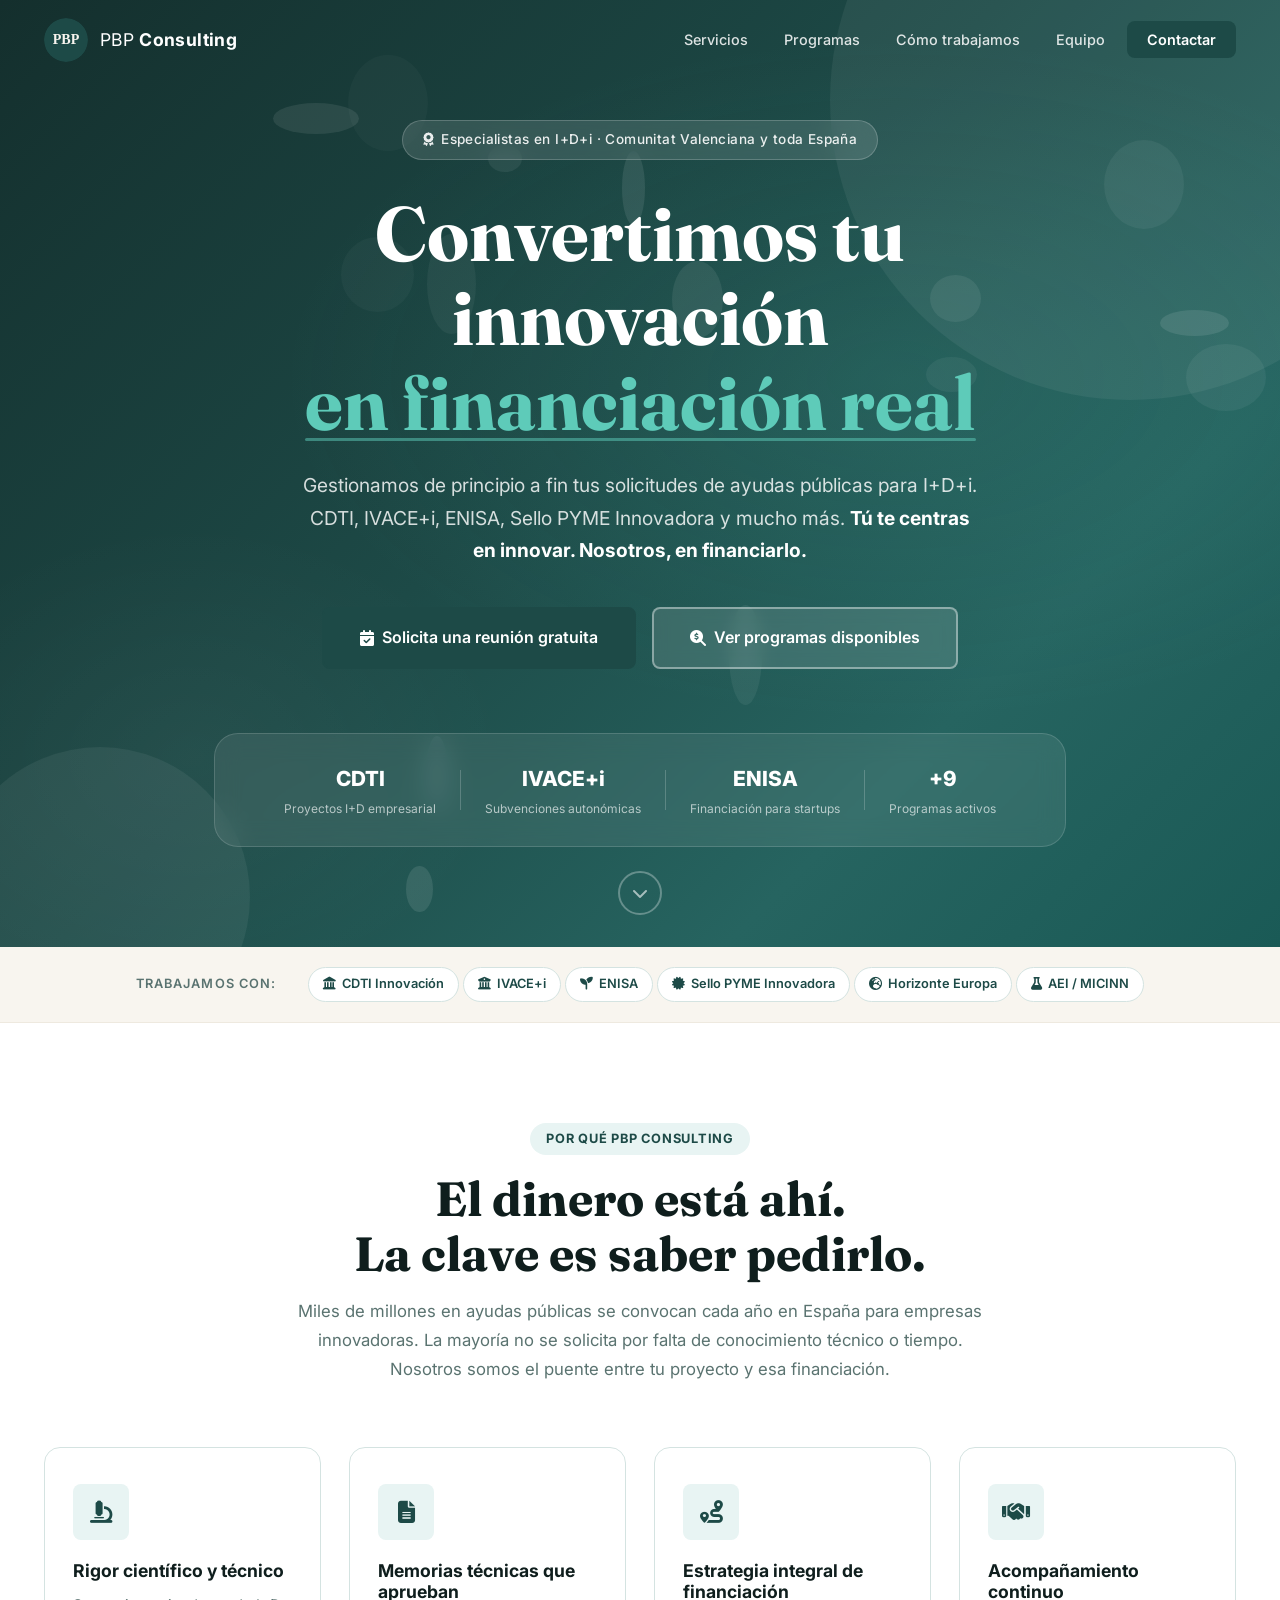
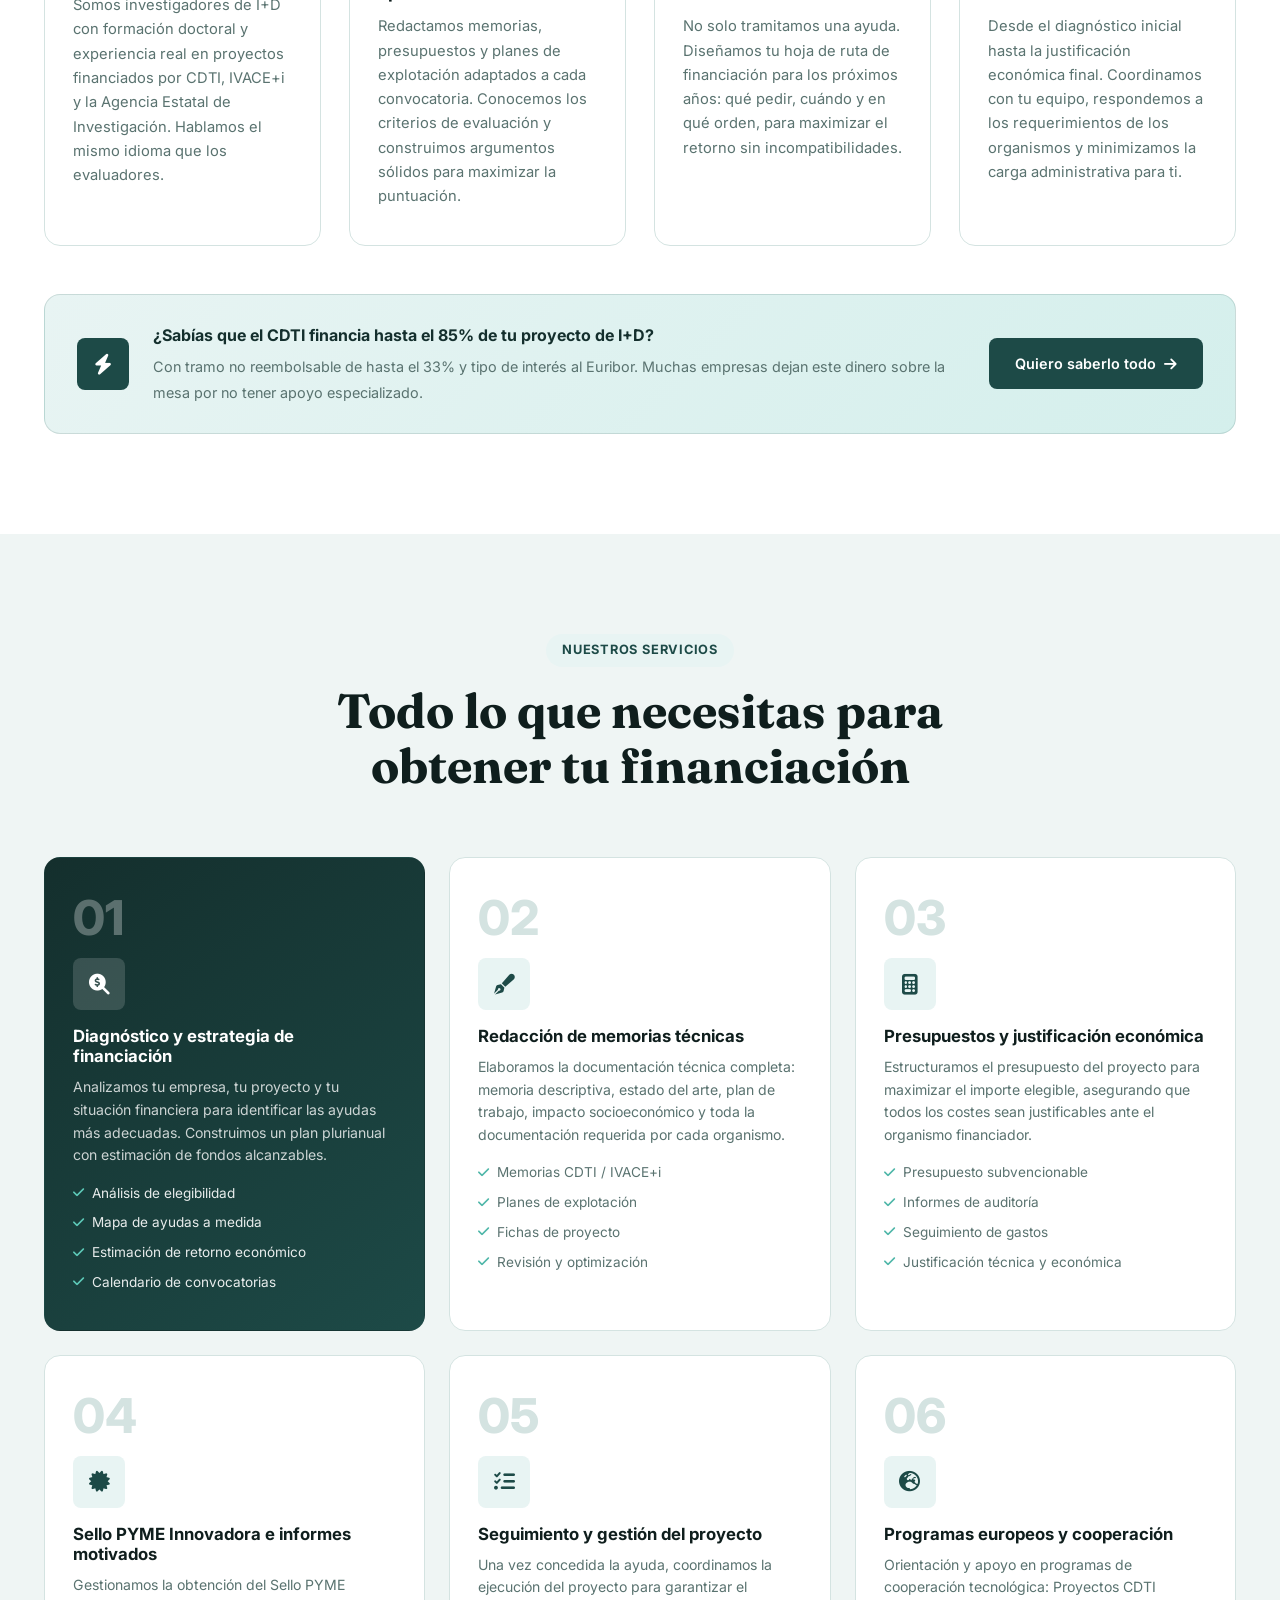
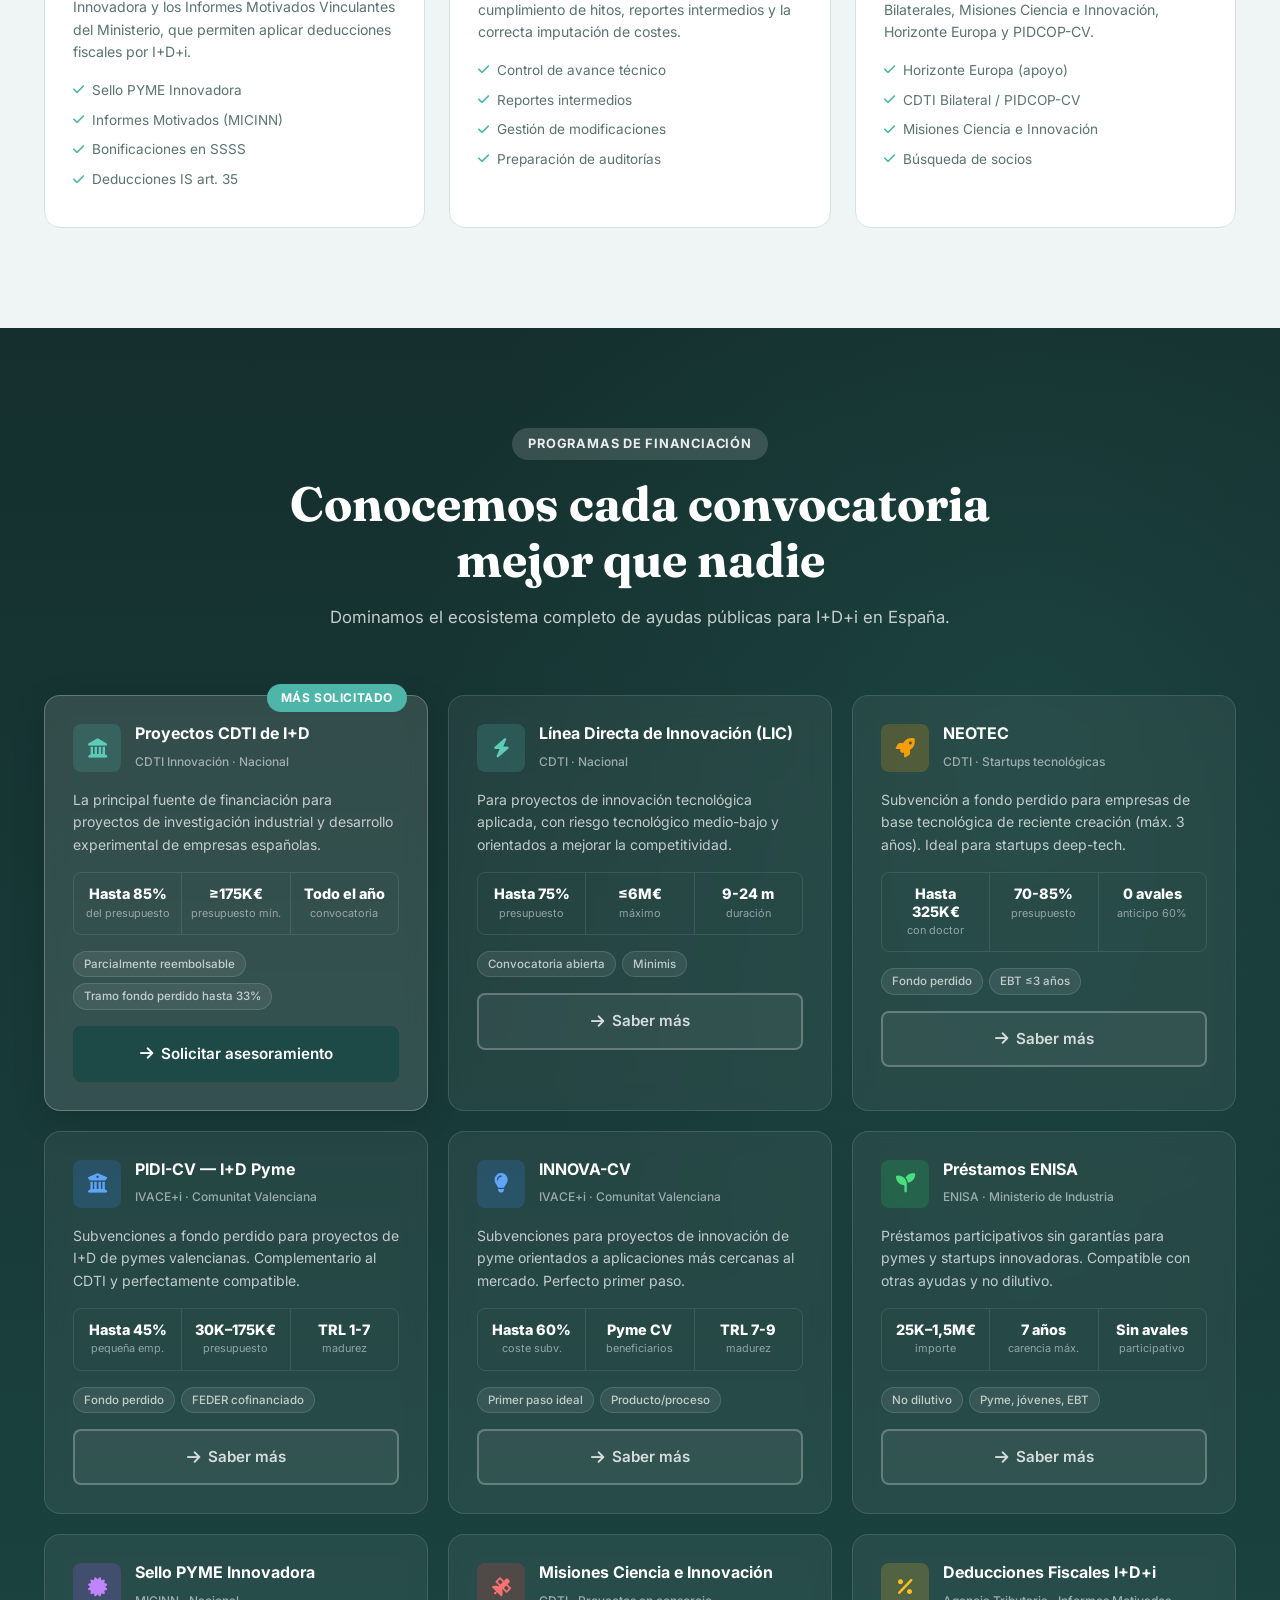
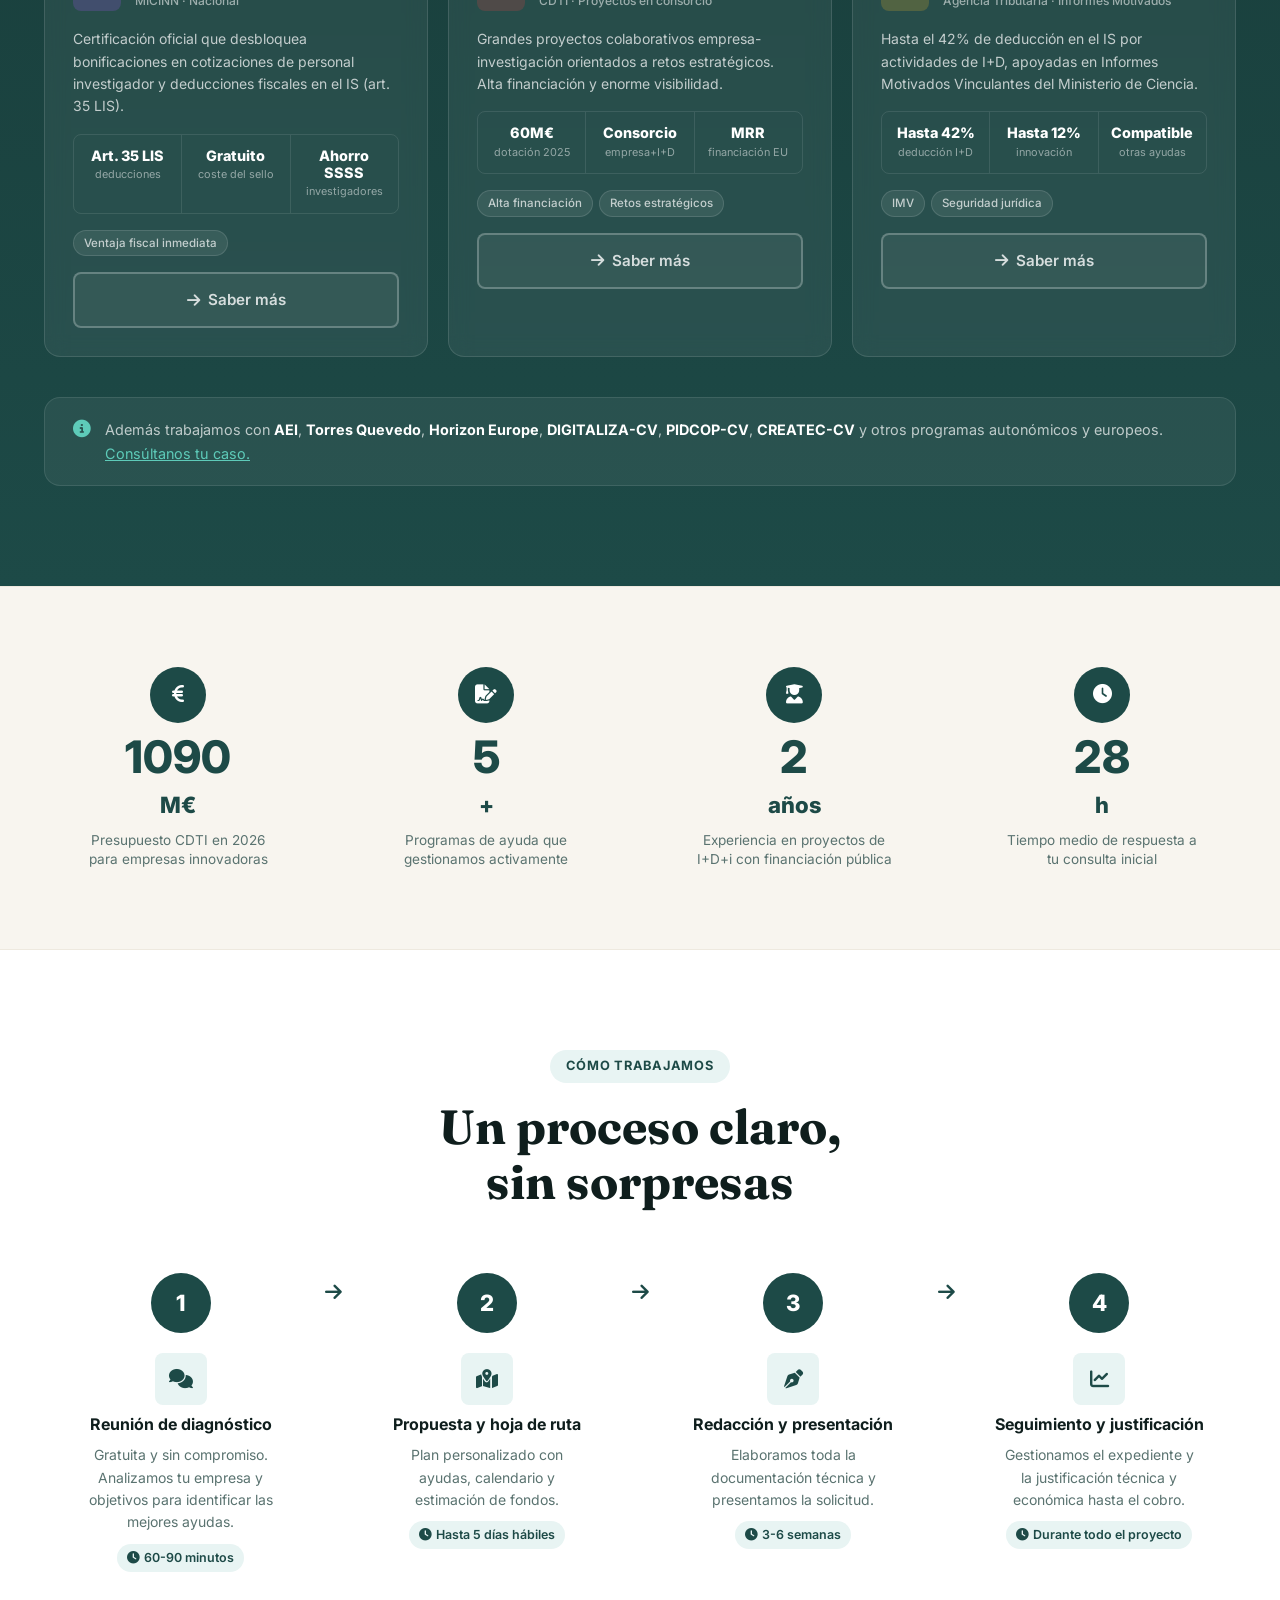
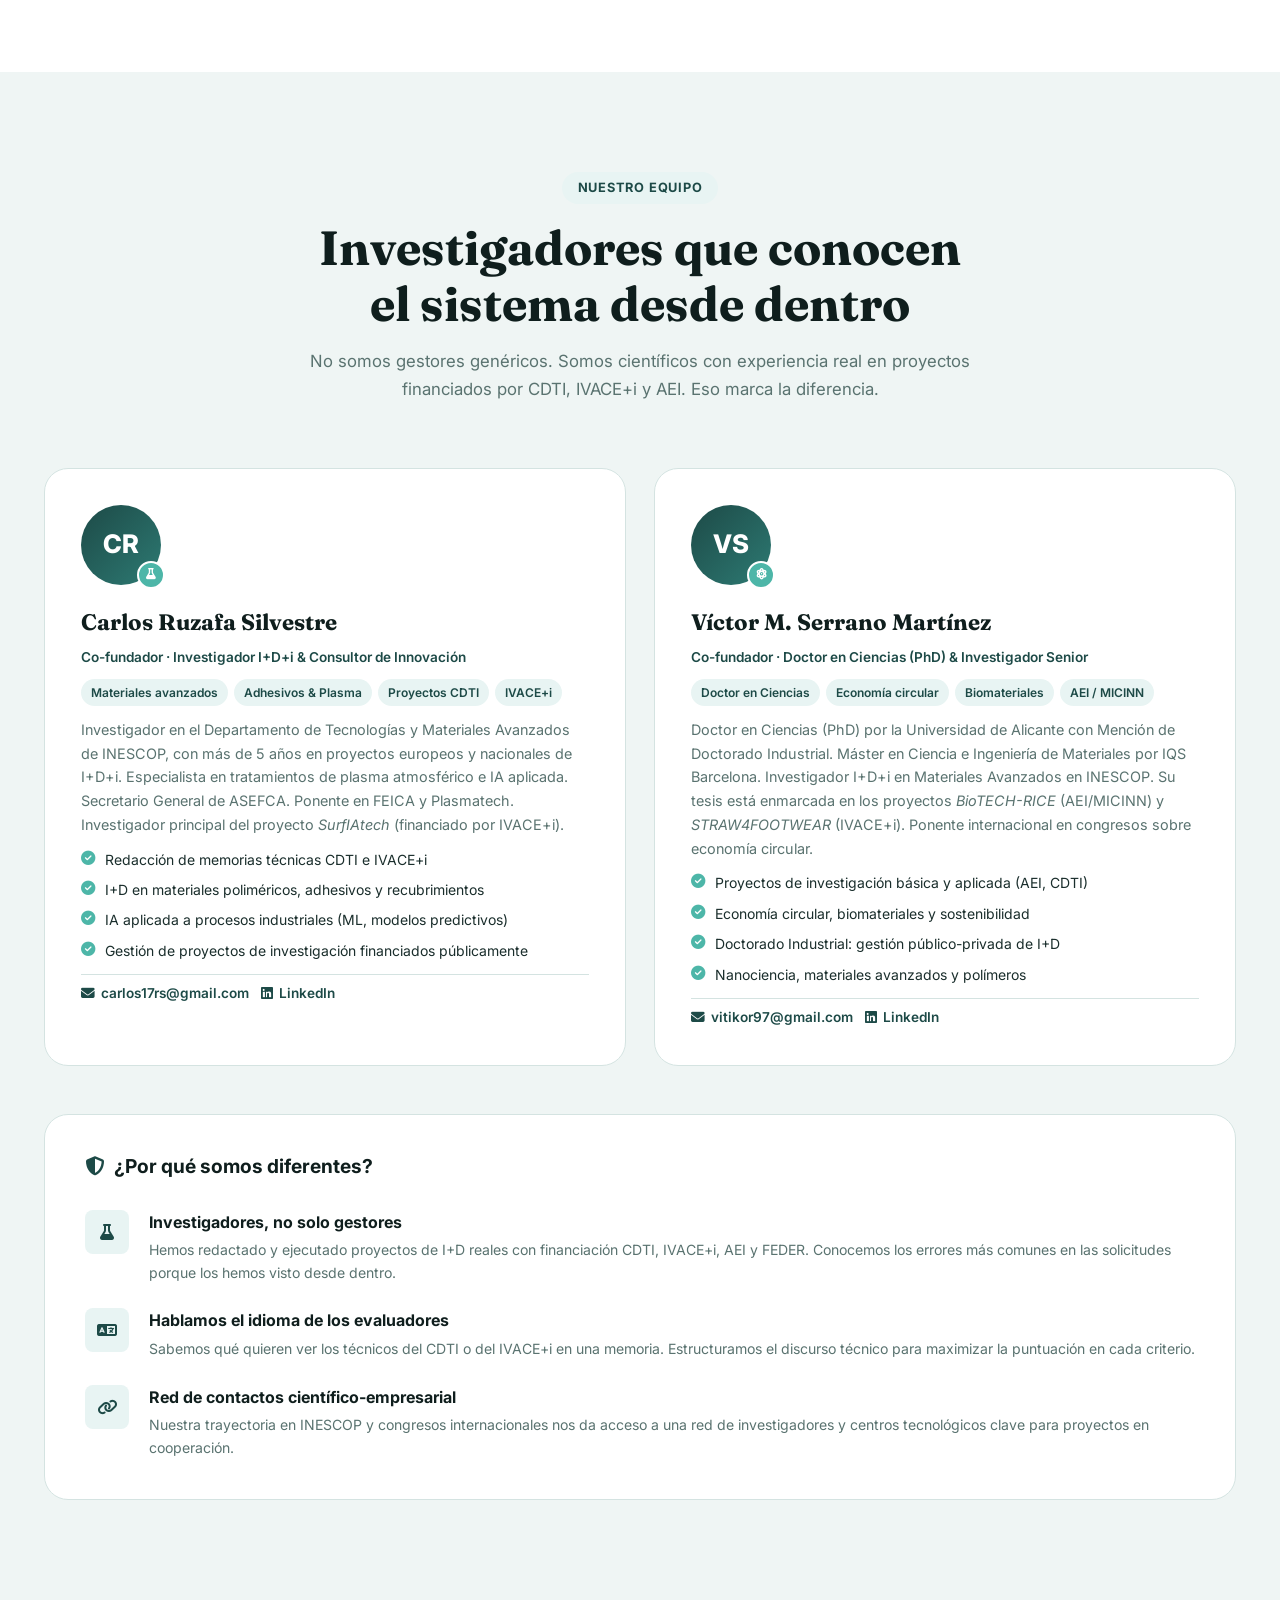
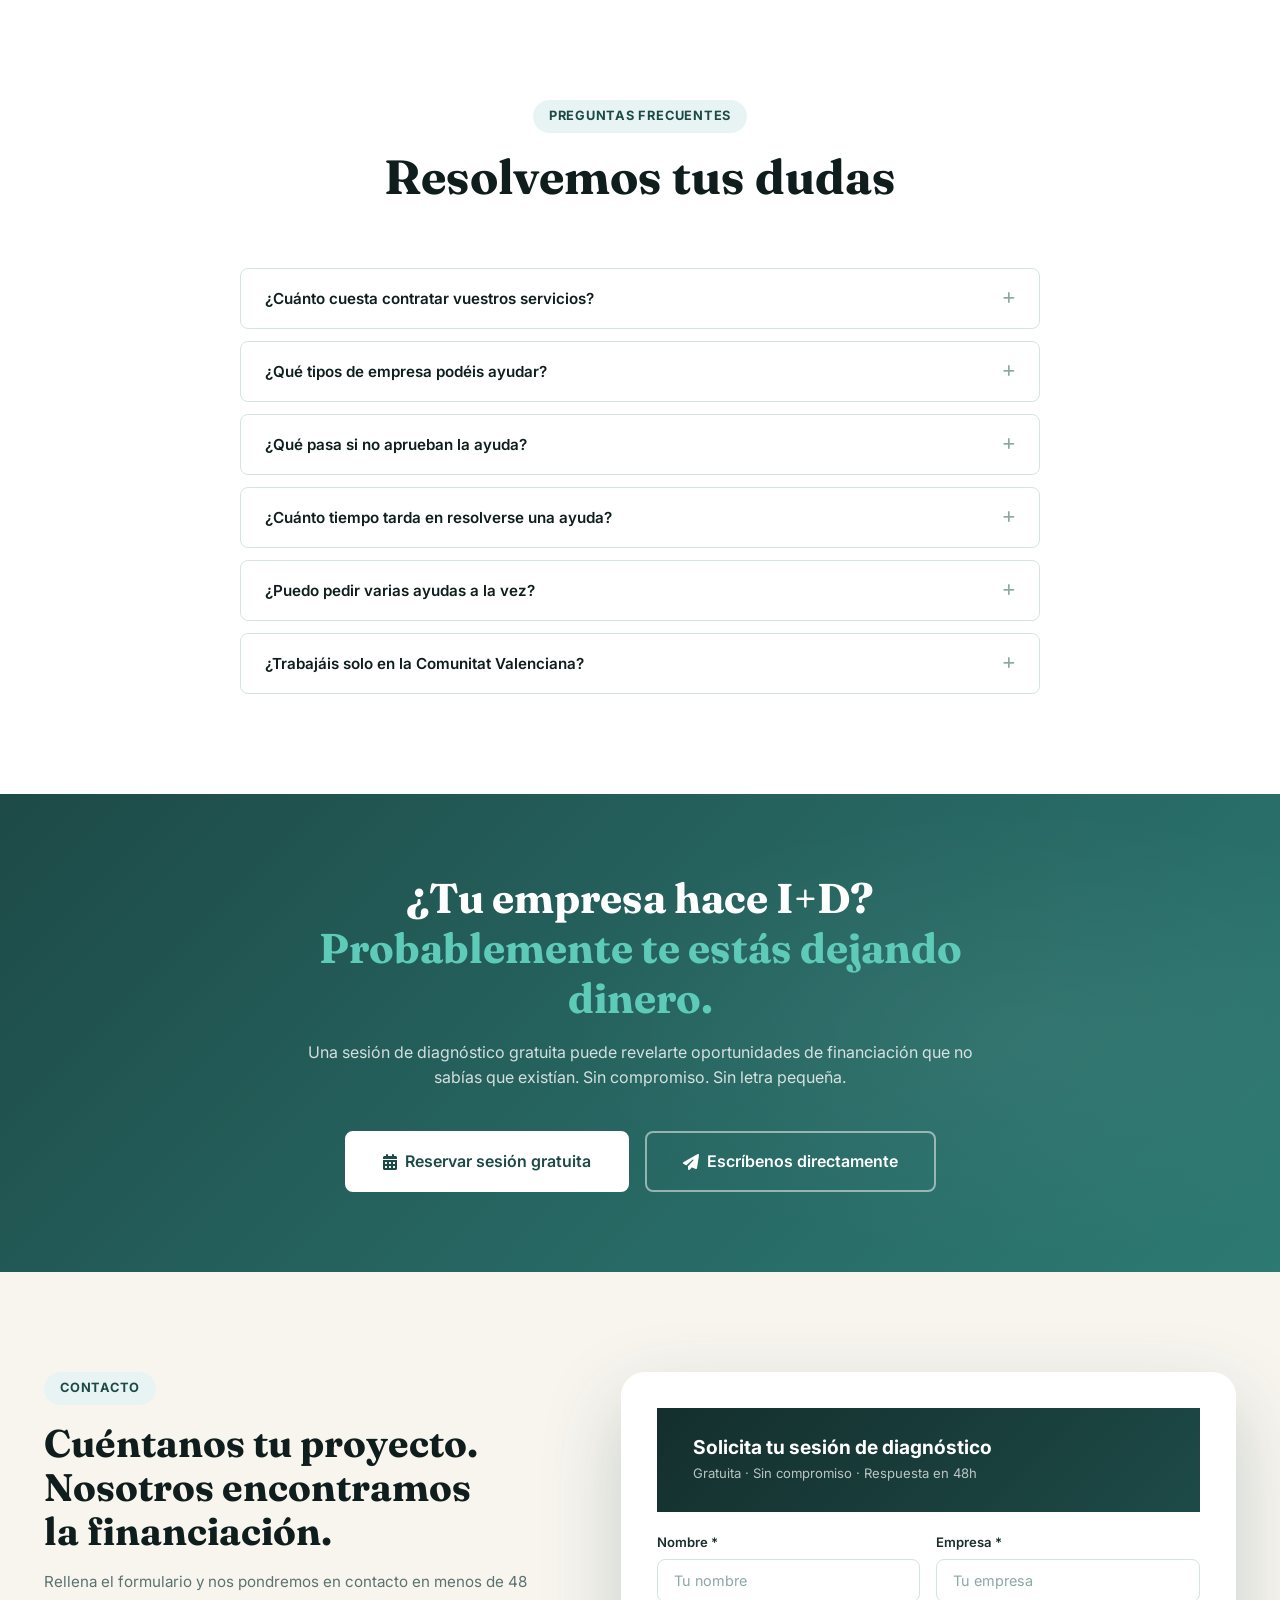
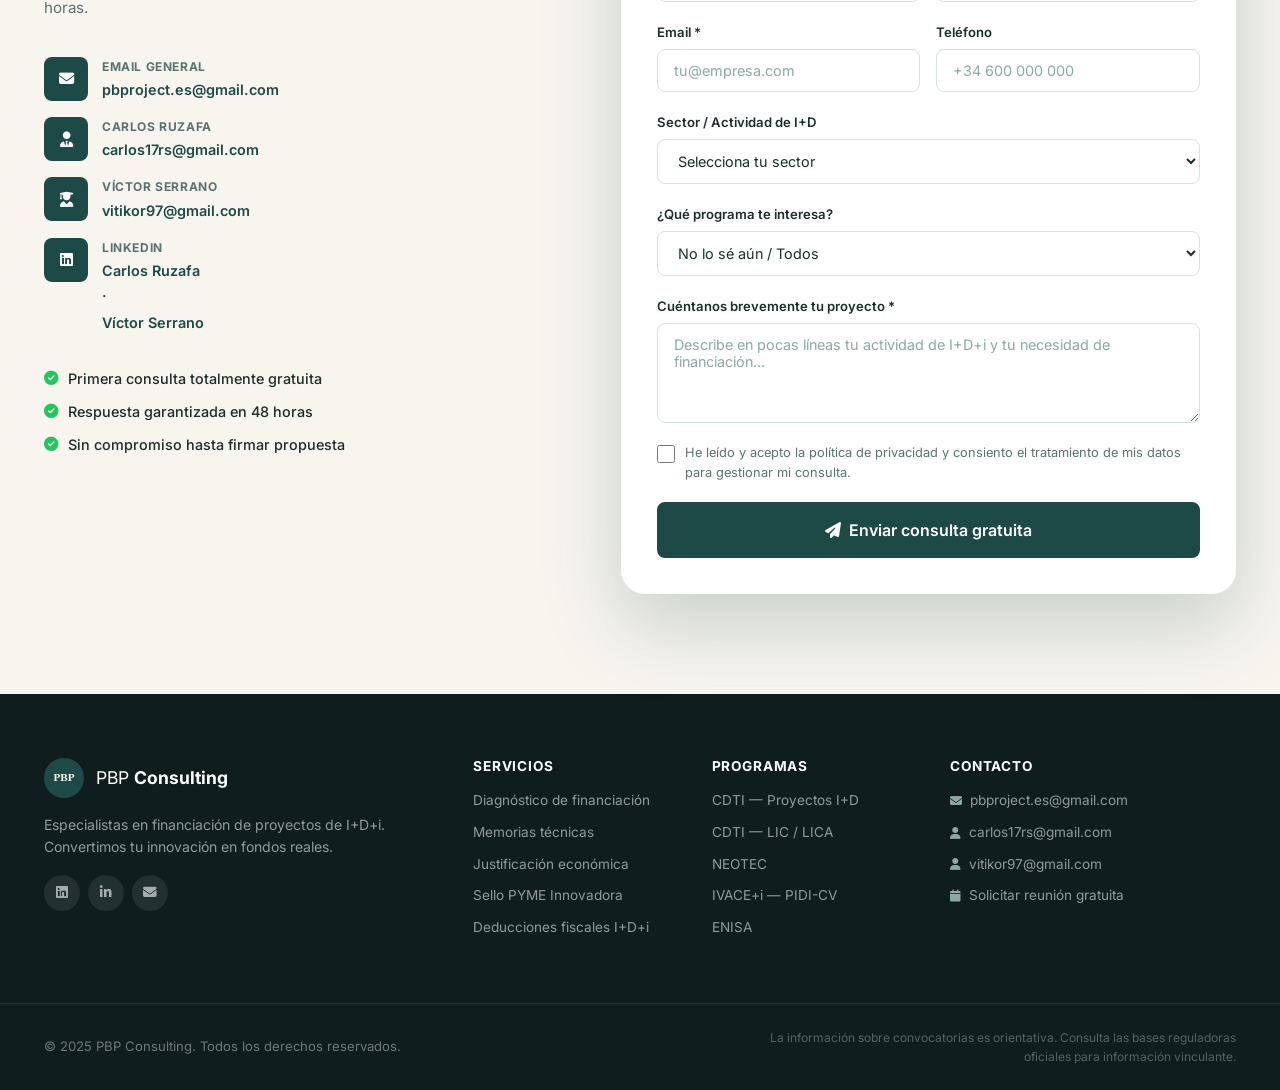
<file: index.html>
<!DOCTYPE html>
<html lang="es">
<head>
    <meta charset="UTF-8">
    <meta name="viewport" content="width=device-width, initial-scale=1.0">
    <meta name="description" content="PBP Consulting — Especialistas en gestión de ayudas, subvenciones y financiación para proyectos de I+D+i. CDTI, IVACE+i, ENISA, Sello PYME Innovadora.">
    <title>PBP Consulting | Financiación para tu I+D+i</title>
    <link href="https://fonts.googleapis.com/css2?family=Inter:wght@300;400;500;600;700;800&family=Fraunces:wght@400;600;700&display=swap" rel="stylesheet">
    <link rel="stylesheet" href="https://cdn.jsdelivr.net/npm/@fortawesome/fontawesome-free@6.4.0/css/all.min.css">
    <link href="https://cdn.jsdelivr.net/npm/aos@2.3.4/dist/aos.css" rel="stylesheet">
<style>
:root{--primary:#1d4a47;--primary-dark:#142f2d;--primary-mid:#266460;--primary-light:#2d7a73;--primary-pale:#e8f4f3;--primary-xpale:#f2f9f8;--accent:#4db6a8;--accent-warm:#5ecbb9;--cream:#f8f5ef;--cream-dark:#eee9df;--white:#ffffff;--dark:#0f1e1d;--gray-800:#2d3b3a;--gray-600:#4e6663;--gray-400:#8ba8a5;--gray-200:#d4e3e1;--gray-100:#eff5f4;--text-main:#1a2e2c;--text-muted:#5a7370;--success:#22c55e;--shadow-sm:0 2px 8px rgba(29,74,71,.08);--shadow-md:0 8px 32px rgba(29,74,71,.12);--shadow-lg:0 20px 60px rgba(29,74,71,.18);--shadow-xl:0 30px 80px rgba(29,74,71,.22);--radius-sm:8px;--radius-md:16px;--radius-lg:24px;--transition:.3s cubic-bezier(.4,0,.2,1);--font-body:'Inter',sans-serif;--font-display:'Fraunces',serif;--nav-h:80px}
*,*::before,*::after{box-sizing:border-box;margin:0;padding:0}
html{scroll-behavior:smooth;font-size:16px}
body{font-family:var(--font-body);color:var(--text-main);background:var(--white);line-height:1.6;overflow-x:hidden}
h1,h2,h3,h4,h5{font-family:var(--font-display);line-height:1.2;font-weight:700;color:var(--dark)}
a{color:inherit;text-decoration:none;transition:color var(--transition)}
img{max-width:100%;display:block}
ul{list-style:none}
.container{max-width:1240px;margin:0 auto;padding:0 24px}
.btn{display:inline-flex;align-items:center;gap:8px;padding:14px 28px;border-radius:var(--radius-sm);font-family:var(--font-body);font-size:.95rem;font-weight:600;cursor:pointer;border:2px solid transparent;transition:all var(--transition);text-decoration:none;white-space:nowrap}
.btn-lg{padding:16px 36px;font-size:1rem}
.btn-block{width:100%;justify-content:center}
.btn-primary{background:var(--primary);color:var(--white);border-color:var(--primary)}
.btn-primary:hover{background:var(--primary-dark);border-color:var(--primary-dark);transform:translateY(-2px);box-shadow:0 8px 24px rgba(29,74,71,.3);color:var(--white)}
.btn-outline{background:transparent;color:var(--primary);border-color:var(--primary)}
.btn-outline:hover{background:var(--primary);color:var(--white);transform:translateY(-2px)}
.btn-ghost{background:rgba(255,255,255,.12);color:var(--white);border-color:rgba(255,255,255,.4);backdrop-filter:blur(8px)}
.btn-ghost:hover{background:rgba(255,255,255,.2);border-color:var(--white);color:var(--white)}
.btn-white{background:var(--white);color:var(--primary);border-color:var(--white)}
.btn-white:hover{background:var(--cream);transform:translateY(-2px);box-shadow:0 8px 24px rgba(0,0,0,.15);color:var(--primary-dark)}
.btn-ghost-white{background:transparent;color:var(--white);border-color:rgba(255,255,255,.5)}
.btn-ghost-white:hover{background:rgba(255,255,255,.12);border-color:var(--white);color:var(--white)}
.btn-alert{display:inline-flex;align-items:center;gap:8px;padding:12px 24px;background:var(--primary);color:var(--white);border-radius:var(--radius-sm);font-weight:600;font-size:.9rem;flex-shrink:0;transition:all var(--transition)}
.btn-alert:hover{background:var(--primary-dark);transform:translateY(-2px);color:var(--white)}
.navbar{position:fixed;top:0;left:0;width:100%;z-index:1000;height:var(--nav-h);transition:all var(--transition)}
.navbar.scrolled{background:rgba(255,255,255,.97);backdrop-filter:blur(20px);box-shadow:0 4px 20px rgba(29,74,71,.1)}
.navbar.scrolled .nav-brand-text,.navbar.scrolled .nav-link{color:var(--text-main)}
.nav-container{max-width:1240px;margin:0 auto;padding:0 24px;height:100%;display:flex;align-items:center;justify-content:space-between}
.nav-brand{display:flex;align-items:center;gap:12px;text-decoration:none}
.nav-logo{width:44px;height:44px;object-fit:contain;border-radius:50%}
.nav-logo-svg{width:44px;height:44px;border-radius:50%}
.nav-brand-text{font-family:var(--font-body);font-size:1.1rem;font-weight:400;color:var(--white);letter-spacing:.02em;transition:color var(--transition)}
.nav-brand-text strong{font-weight:700}
.navbar:not(.scrolled) .nav-brand-text{color:var(--white)}
.nav-links{display:flex;align-items:center;gap:8px}
.nav-link{font-size:.9rem;font-weight:500;color:rgba(255,255,255,.85);padding:8px 14px;border-radius:var(--radius-sm);transition:all var(--transition)}
.nav-link:hover{color:var(--white);background:rgba(255,255,255,.1)}
.navbar.scrolled .nav-link{color:var(--text-muted)}
.navbar.scrolled .nav-link:hover{color:var(--primary);background:var(--primary-xpale)}
.nav-link-cta{background:var(--primary);color:var(--white)!important;padding:10px 20px;border-radius:var(--radius-sm);font-weight:600}
.nav-link-cta:hover{background:var(--primary-dark)!important;color:var(--white)!important;transform:translateY(-1px);box-shadow:0 4px 16px rgba(29,74,71,.25)}
.nav-toggle{display:none;flex-direction:column;gap:5px;cursor:pointer;background:none;border:none;padding:8px}
.nav-toggle span{display:block;width:24px;height:2px;background:var(--white);transition:all var(--transition);border-radius:2px}
.navbar.scrolled .nav-toggle span{background:var(--dark)}
.hero{position:relative;min-height:100vh;display:flex;align-items:center;overflow:hidden;background:linear-gradient(135deg,var(--primary-dark) 0%,var(--primary) 45%,var(--primary-mid) 75%,#1a5a56 100%)}
.hero-bg{position:absolute;inset:0;pointer-events:none}
.hero-bg::before{content:'';position:absolute;inset:0;background:radial-gradient(ellipse 80% 60% at 70% 40%,rgba(77,182,168,.12) 0%,transparent 60%),radial-gradient(ellipse 50% 50% at 15% 80%,rgba(255,255,255,.04) 0%,transparent 50%)}
.hero-particles{position:absolute;inset:0}
.hero-particles::before,.hero-particles::after{content:'';position:absolute;border-radius:50%;opacity:.06;background:var(--white)}
.hero-particles::before{width:600px;height:600px;top:-200px;right:-150px;animation:float1 12s ease-in-out infinite}
.hero-particles::after{width:300px;height:300px;bottom:-100px;left:-50px;animation:float2 10s ease-in-out infinite}
@keyframes float1{0%,100%{transform:translate(0,0) scale(1)}50%{transform:translate(-30px,20px) scale(1.05)}}
@keyframes float2{0%,100%{transform:translate(0,0) scale(1)}50%{transform:translate(20px,-20px) scale(1.08)}}
.hero-container{position:relative;z-index:2;max-width:900px;margin:0 auto;padding:120px 24px 100px;text-align:center}
.hero-badge{display:inline-flex;align-items:center;gap:8px;background:rgba(255,255,255,.12);backdrop-filter:blur(12px);border:1px solid rgba(255,255,255,.2);color:rgba(255,255,255,.9);padding:8px 20px;border-radius:40px;font-size:.85rem;font-weight:500;margin-bottom:32px;letter-spacing:.03em}
.hero-title{font-family:var(--font-display);font-size:clamp(2.8rem,6vw,5rem);color:var(--white);line-height:1.1;margin-bottom:24px;font-weight:700}
.hero-title-accent{color:var(--accent-warm);position:relative;display:inline-block}
.hero-title-accent::after{content:'';position:absolute;bottom:4px;left:0;width:100%;height:3px;background:var(--accent-warm);border-radius:2px;opacity:.5}
.hero-subtitle{font-size:clamp(1rem,2vw,1.2rem);color:rgba(255,255,255,.82);max-width:680px;margin:0 auto 40px;line-height:1.7}
.hero-subtitle strong{color:var(--white)}
.hero-actions{display:flex;flex-wrap:wrap;gap:16px;justify-content:center;margin-bottom:64px}
.hero-trust{display:flex;align-items:center;justify-content:center;flex-wrap:wrap;background:rgba(255,255,255,.08);backdrop-filter:blur(12px);border:1px solid rgba(255,255,255,.15);border-radius:var(--radius-lg);padding:20px 32px}
.hero-trust-item{display:flex;flex-direction:column;align-items:center;gap:4px;padding:8px 24px}
.trust-number{font-size:1.3rem;font-weight:800;color:var(--white);font-family:var(--font-body)}
.trust-label{font-size:.75rem;color:rgba(255,255,255,.65);text-align:center;white-space:nowrap}
.hero-trust-divider{width:1px;height:40px;background:rgba(255,255,255,.2);flex-shrink:0}
.hero-scroll{position:absolute;bottom:32px;left:50%;transform:translateX(-50%);z-index:2}
.hero-scroll a{display:flex;align-items:center;justify-content:center;width:44px;height:44px;border:2px solid rgba(255,255,255,.3);border-radius:50%;color:rgba(255,255,255,.6);animation:bounce 2s ease-in-out infinite;transition:all var(--transition)}
@keyframes bounce{0%,100%{transform:translateY(0)}50%{transform:translateY(8px)}}
.institutions-bar{background:var(--cream);border-bottom:1px solid var(--cream-dark);padding:20px 0}
.institutions-container{max-width:1240px;margin:0 auto;padding:0 24px;display:flex;align-items:center;gap:32px;flex-wrap:wrap;justify-content:center}
.institutions-label{font-size:.8rem;font-weight:600;color:var(--text-muted);text-transform:uppercase;letter-spacing:.08em;white-space:nowrap}
.institutions-logos{display:flex;align-items:center;gap:4px;flex-wrap:wrap;justify-content:center}
.institution-item{display:flex;align-items:center;gap:6px;padding:6px 14px;border-radius:40px;background:var(--white);border:1px solid var(--gray-200);font-size:.8rem;font-weight:600;color:var(--primary);transition:all var(--transition)}
.institution-item:hover{background:var(--primary);color:var(--white);border-color:var(--primary);transform:translateY(-2px)}
.section-header{text-align:center;max-width:720px;margin:0 auto 64px}
.section-tag{display:inline-flex;align-items:center;gap:8px;background:var(--primary-pale);color:var(--primary);padding:6px 16px;border-radius:40px;font-size:.8rem;font-weight:700;text-transform:uppercase;letter-spacing:.06em;margin-bottom:16px}
.section-tag--light{background:rgba(255,255,255,.15);color:rgba(255,255,255,.9)}
.section-title{font-size:clamp(2rem,4vw,3rem);color:var(--dark);margin-bottom:16px;line-height:1.15}
.section-subtitle{font-size:1.05rem;color:var(--text-muted);line-height:1.7}
.section-header--light .section-title{color:var(--white)}
.section-subtitle--light{color:rgba(255,255,255,.75)}
.value-prop{padding:100px 0;background:var(--white)}
.value-grid{display:grid;grid-template-columns:repeat(auto-fit,minmax(260px,1fr));gap:28px;margin-bottom:48px}
.value-card{background:var(--white);border:1px solid var(--gray-200);border-radius:var(--radius-md);padding:36px 28px;transition:all var(--transition);position:relative;overflow:hidden}
.value-card::before{content:'';position:absolute;top:0;left:0;right:0;height:3px;background:linear-gradient(90deg,var(--primary),var(--accent));transform:scaleX(0);transition:transform var(--transition)}
.value-card:hover{transform:translateY(-6px);box-shadow:var(--shadow-lg);border-color:transparent}
.value-card:hover::before{transform:scaleX(1)}
.value-icon{width:56px;height:56px;background:var(--primary-pale);border-radius:var(--radius-sm);display:flex;align-items:center;justify-content:center;margin-bottom:20px;color:var(--primary);font-size:1.4rem;transition:all var(--transition)}
.value-card:hover .value-icon{background:var(--primary);color:var(--white)}
.value-card h3{font-family:var(--font-body);font-size:1.1rem;font-weight:700;margin-bottom:12px;color:var(--dark)}
.value-card p{font-size:.92rem;color:var(--text-muted);line-height:1.65}
.impact-alert{display:flex;align-items:center;gap:24px;background:linear-gradient(135deg,var(--primary-pale),#d4efec);border:1px solid rgba(29,74,71,.15);border-radius:var(--radius-md);padding:28px 32px;flex-wrap:wrap}
.impact-alert-icon{width:52px;height:52px;background:var(--primary);border-radius:var(--radius-sm);display:flex;align-items:center;justify-content:center;color:var(--white);font-size:1.3rem;flex-shrink:0}
.impact-alert-content{flex:1;min-width:200px}
.impact-alert-content strong{display:block;font-size:1rem;font-weight:700;color:var(--primary-dark);margin-bottom:6px}
.impact-alert-content span{font-size:.9rem;color:var(--text-muted);line-height:1.5}
.services{padding:100px 0;background:var(--gray-100)}
.services-grid{display:grid;grid-template-columns:repeat(3,1fr);gap:24px}
.service-card{background:var(--white);border-radius:var(--radius-md);padding:36px 28px;border:1px solid var(--gray-200);transition:all var(--transition);position:relative}
.service-card--main{grid-column:1/2;grid-row:1/2;background:linear-gradient(145deg,var(--primary-dark),var(--primary));border-color:transparent;color:var(--white)}
.service-card--main h3,.service-card--main p,.service-card--main .service-list li{color:rgba(255,255,255,.9)}
.service-card--main .service-card-number{color:rgba(255,255,255,.3)}
.service-card--main .service-card-icon{background:rgba(255,255,255,.15);color:var(--white)}
.service-card--main .service-list li i{color:var(--accent-warm)}
.service-card:hover:not(.service-card--main){transform:translateY(-4px);box-shadow:var(--shadow-md);border-color:var(--primary-pale)}
.service-card-number{font-size:3rem;font-weight:800;color:var(--gray-200);line-height:1;margin-bottom:16px;font-family:var(--font-body)}
.service-card-icon{width:52px;height:52px;background:var(--primary-pale);border-radius:var(--radius-sm);display:flex;align-items:center;justify-content:center;color:var(--primary);font-size:1.3rem;margin-bottom:16px}
.service-card h3{font-family:var(--font-body);font-size:1.05rem;font-weight:700;margin-bottom:10px;color:var(--dark)}
.service-card--main h3{color:var(--white)}
.service-card p{font-size:.88rem;color:var(--text-muted);line-height:1.6;margin-bottom:16px}
.service-card--main p{color:rgba(255,255,255,.78)}
.service-list{display:flex;flex-direction:column;gap:8px}
.service-list li{display:flex;align-items:center;gap:8px;font-size:.85rem;color:var(--text-muted)}
.service-list li i{color:var(--accent);font-size:.8rem;flex-shrink:0}
.programs{padding:100px 0;background:linear-gradient(180deg,var(--primary-dark) 0%,var(--primary) 100%);position:relative;overflow:hidden}
.programs::before{content:'';position:absolute;inset:0;background:radial-gradient(ellipse 80% 60% at 80% 20%,rgba(77,182,168,.1) 0%,transparent 60%);pointer-events:none}
.programs-grid{display:grid;grid-template-columns:repeat(3,1fr);gap:20px}
.program-card{background:rgba(255,255,255,.06);backdrop-filter:blur(10px);border:1px solid rgba(255,255,255,.12);border-radius:var(--radius-md);padding:28px;transition:all var(--transition);position:relative;display:flex;flex-direction:column;gap:16px}
.program-card:hover{background:rgba(255,255,255,.11);border-color:rgba(255,255,255,.25);transform:translateY(-4px);box-shadow:0 20px 40px rgba(0,0,0,.2)}
.program-card--featured{background:rgba(255,255,255,.12);border-color:rgba(255,255,255,.25);box-shadow:0 8px 32px rgba(0,0,0,.15)}
.program-badge{position:absolute;top:-12px;right:20px;background:var(--accent);color:var(--white);padding:4px 14px;border-radius:20px;font-size:.75rem;font-weight:700;text-transform:uppercase;letter-spacing:.05em}
.program-header{display:flex;align-items:flex-start;gap:14px}
.program-logo-icon{width:48px;height:48px;border-radius:var(--radius-sm);display:flex;align-items:center;justify-content:center;font-size:1.2rem;flex-shrink:0}
.program-logo-icon--cdti{background:rgba(77,182,168,.2);color:var(--accent-warm)}
.program-logo-icon--neotec{background:rgba(245,158,11,.2);color:#f59e0b}
.program-logo-icon--ivace{background:rgba(59,130,246,.2);color:#60a5fa}
.program-logo-icon--enisa{background:rgba(34,197,94,.2);color:#4ade80}
.program-logo-icon--sello{background:rgba(168,85,247,.2);color:#c084fc}
.program-logo-icon--mision{background:rgba(239,68,68,.2);color:#f87171}
.program-logo-icon--fiscal{background:rgba(251,191,36,.2);color:#fbbf24}
.program-header h3{font-family:var(--font-body);font-size:1rem;font-weight:700;color:var(--white);margin-bottom:4px}
.program-org{font-size:.75rem;color:rgba(255,255,255,.55);font-weight:500}
.program-desc{font-size:.875rem;color:rgba(255,255,255,.72);line-height:1.6}
.program-stats{display:flex;border:1px solid rgba(255,255,255,.1);border-radius:var(--radius-sm);overflow:hidden}
.program-stat{flex:1;padding:12px 8px;text-align:center;border-right:1px solid rgba(255,255,255,.1)}
.program-stat:last-child{border-right:none}
.stat-val{display:block;font-size:.9rem;font-weight:800;color:var(--white);line-height:1.2}
.stat-label{display:block;font-size:.68rem;color:rgba(255,255,255,.5);margin-top:2px}
.program-tags{display:flex;flex-wrap:wrap;gap:6px}
.ptag{background:rgba(255,255,255,.08);border:1px solid rgba(255,255,255,.12);color:rgba(255,255,255,.7);padding:3px 10px;border-radius:20px;font-size:.72rem;font-weight:500}
.program-card .btn-outline{color:rgba(255,255,255,.8);border-color:rgba(255,255,255,.25);background:rgba(255,255,255,.05);width:100%;justify-content:center}
.program-card .btn-outline:hover{background:rgba(255,255,255,.15);border-color:rgba(255,255,255,.5);color:var(--white);transform:translateY(-2px)}
.program-card .btn-primary{width:100%;justify-content:center}
.programs-note{margin-top:40px;background:rgba(255,255,255,.06);border:1px solid rgba(255,255,255,.1);border-radius:var(--radius-md);padding:20px 28px;display:flex;align-items:flex-start;gap:14px;color:rgba(255,255,255,.7);font-size:.9rem;line-height:1.6}
.programs-note i{color:var(--accent-warm);font-size:1.1rem;flex-shrink:0;margin-top:2px}
.programs-note strong{color:var(--white)}
.programs-note a{color:var(--accent-warm);text-decoration:underline}
.stats-section{padding:80px 0;background:var(--cream);border-top:1px solid var(--cream-dark);border-bottom:1px solid var(--cream-dark)}
.stats-grid{display:grid;grid-template-columns:repeat(4,1fr);gap:40px}
.stat-block{text-align:center;display:flex;flex-direction:column;align-items:center;gap:8px}
.stat-icon{width:56px;height:56px;background:var(--primary);border-radius:50%;display:flex;align-items:center;justify-content:center;color:var(--white);font-size:1.2rem;margin-bottom:4px}
.stat-figure{font-size:2.8rem;font-weight:800;color:var(--primary);line-height:1;font-family:var(--font-body);display:inline}
.stat-unit{font-size:1.4rem;font-weight:800;color:var(--primary);display:inline}
.stat-desc{font-size:.85rem;color:var(--text-muted);max-width:200px;line-height:1.4}
.process{padding:100px 0;background:var(--white)}
.process-steps{display:flex;align-items:flex-start;position:relative}
.process-step{flex:1;display:flex;flex-direction:column;align-items:center;text-align:center;gap:20px}
.step-number{width:60px;height:60px;background:var(--primary);color:var(--white);border-radius:50%;display:flex;align-items:center;justify-content:center;font-size:1.4rem;font-weight:800;font-family:var(--font-body);flex-shrink:0;position:relative;z-index:1}
.step-content{display:flex;flex-direction:column;align-items:center;gap:10px}
.step-icon{width:52px;height:52px;background:var(--primary-pale);border-radius:var(--radius-sm);display:flex;align-items:center;justify-content:center;color:var(--primary);font-size:1.2rem}
.step-content h3{font-family:var(--font-body);font-size:1rem;font-weight:700;color:var(--dark)}
.step-content p{font-size:.875rem;color:var(--text-muted);line-height:1.6;max-width:200px}
.step-time{display:inline-flex;align-items:center;gap:5px;font-size:.78rem;color:var(--primary);font-weight:600;background:var(--primary-pale);padding:4px 10px;border-radius:20px}
.process-connector{display:flex;align-items:center;justify-content:center;padding:0 8px;margin-top:10px;color:var(--primary);font-size:1.2rem;flex-shrink:0}
.team{padding:100px 0;background:var(--gray-100)}
.team-grid{display:grid;grid-template-columns:1fr 1fr;gap:28px;margin-bottom:48px}
.team-card{background:var(--white);border:1px solid var(--gray-200);border-radius:var(--radius-lg);overflow:hidden;transition:all var(--transition)}
.team-card:hover{box-shadow:var(--shadow-lg);transform:translateY(-4px)}
.team-card-inner{padding:36px;display:flex;flex-direction:column;gap:24px}
.team-avatar{position:relative;width:fit-content}
.team-avatar-placeholder{width:80px;height:80px;background:linear-gradient(135deg,var(--primary),var(--primary-light));border-radius:50%;display:flex;align-items:center;justify-content:center;font-size:1.6rem;font-weight:800;color:var(--white);font-family:var(--font-body)}
.team-avatar-badge{position:absolute;bottom:-4px;right:-4px;width:28px;height:28px;background:var(--accent);border-radius:50%;display:flex;align-items:center;justify-content:center;color:var(--white);font-size:.7rem;border:2px solid var(--white)}
.team-info{display:flex;flex-direction:column;gap:12px}
.team-info h3{font-family:var(--font-display);font-size:1.4rem;color:var(--dark)}
.team-role{font-size:.85rem;color:var(--primary);font-weight:600;line-height:1.4}
.team-tags{display:flex;flex-wrap:wrap;gap:6px}
.ttag{background:var(--primary-pale);color:var(--primary);padding:4px 10px;border-radius:20px;font-size:.75rem;font-weight:600}
.team-bio{font-size:.9rem;color:var(--text-muted);line-height:1.65}
.team-expertise{display:flex;flex-direction:column;gap:8px}
.expertise-item{display:flex;align-items:flex-start;gap:10px;font-size:.875rem;color:var(--text-main)}
.expertise-item i{color:var(--accent);font-size:.9rem;flex-shrink:0;margin-top:2px}
.team-contact{display:flex;flex-wrap:wrap;gap:12px;padding-top:8px;border-top:1px solid var(--gray-200)}
.team-email,.team-linkedin{display:inline-flex;align-items:center;gap:6px;font-size:.85rem;font-weight:600;color:var(--primary);transition:color var(--transition)}
.trust-block{background:var(--white);border:1px solid var(--gray-200);border-radius:var(--radius-lg);padding:40px}
.trust-title{font-family:var(--font-body);font-size:1.2rem;font-weight:700;color:var(--dark);margin-bottom:32px;display:flex;align-items:center;gap:10px}
.trust-title i{color:var(--primary)}
.trust-items{display:flex;flex-direction:column;gap:24px}
.trust-item{display:flex;gap:20px;align-items:flex-start}
.trust-item>i{width:44px;height:44px;background:var(--primary-pale);border-radius:var(--radius-sm);display:flex;align-items:center;justify-content:center;color:var(--primary);font-size:1rem;flex-shrink:0}
.trust-item div{flex:1}
.trust-item strong{display:block;font-weight:700;color:var(--dark);margin-bottom:4px}
.trust-item p{font-size:.88rem;color:var(--text-muted);line-height:1.6}
.faq-section{padding:100px 0;background:var(--white)}
.faq-grid{max-width:800px;margin:0 auto;display:flex;flex-direction:column;gap:12px}
.faq-item{border:1px solid var(--gray-200);border-radius:var(--radius-sm);overflow:hidden;transition:all var(--transition)}
.faq-item.open{border-color:var(--primary);box-shadow:0 4px 20px rgba(29,74,71,.08)}
.faq-question{width:100%;display:flex;align-items:center;justify-content:space-between;gap:16px;padding:20px 24px;background:none;border:none;cursor:pointer;font-family:var(--font-body);font-size:.95rem;font-weight:600;color:var(--dark);text-align:left;transition:all var(--transition)}
.faq-question:hover{background:var(--gray-100);color:var(--primary)}
.faq-item.open .faq-question{color:var(--primary);background:var(--primary-xpale)}
.faq-icon{font-size:.85rem;flex-shrink:0;transition:transform var(--transition);color:var(--gray-400)}
.faq-item.open .faq-icon{transform:rotate(45deg);color:var(--primary)}
.faq-answer{max-height:0;overflow:hidden;transition:max-height .4s ease,padding .4s ease;padding:0 24px}
.faq-answer.open{max-height:400px;padding:0 24px 20px}
.faq-answer p{font-size:.9rem;color:var(--text-muted);line-height:1.7}
.cta-banner{background:linear-gradient(135deg,var(--primary) 0%,var(--primary-mid) 50%,var(--primary-light) 100%);padding:80px 0;position:relative;overflow:hidden}
.cta-banner::before{content:'';position:absolute;inset:0;background:radial-gradient(ellipse 60% 80% at 80% 50%,rgba(255,255,255,.05) 0%,transparent 60%);pointer-events:none}
.cta-banner-content{text-align:center;max-width:700px;margin:0 auto;position:relative}
.cta-banner-content h2{font-size:clamp(1.8rem,3.5vw,2.6rem);color:var(--white);margin-bottom:16px}
.cta-banner-content h2 span{color:var(--accent-warm)}
.cta-banner-content p{font-size:1rem;color:rgba(255,255,255,.8);margin-bottom:40px;line-height:1.6}
.cta-banner-actions{display:flex;gap:16px;justify-content:center;flex-wrap:wrap}
.contact{padding:100px 0;background:var(--cream)}
.contact-wrapper{display:grid;grid-template-columns:1fr 1.2fr;gap:64px;align-items:start}
.contact-info .section-tag{display:inline-flex;margin-bottom:16px}
.contact-info .section-title{text-align:left;margin-bottom:16px;font-size:clamp(1.8rem,3vw,2.4rem)}
.contact-info>p{font-size:.95rem;color:var(--text-muted);margin-bottom:36px;line-height:1.7}
.contact-channels{display:flex;flex-direction:column;gap:16px;margin-bottom:32px}
.contact-channel{display:flex;align-items:flex-start;gap:14px}
.channel-icon{width:44px;height:44px;background:var(--primary);border-radius:var(--radius-sm);display:flex;align-items:center;justify-content:center;color:var(--white);font-size:.95rem;flex-shrink:0}
.channel-info{display:flex;flex-direction:column;gap:2px}
.channel-label{font-size:.75rem;font-weight:700;text-transform:uppercase;letter-spacing:.05em;color:var(--text-muted)}
.channel-info a{font-size:.9rem;font-weight:600;color:var(--primary);transition:color var(--transition)}
.contact-promise{display:flex;flex-direction:column;gap:10px}
.promise-item{display:flex;align-items:center;gap:10px;font-size:.9rem;color:var(--text-main);font-weight:500}
.promise-item i{color:var(--success);font-size:.9rem}
.contact-form-wrapper{background:var(--white);border-radius:var(--radius-lg);box-shadow:var(--shadow-xl);overflow:hidden}
.form-header{background:linear-gradient(135deg,var(--primary-dark),var(--primary));padding:28px 36px;color:var(--white)}
.form-header h3{font-family:var(--font-body);font-size:1.2rem;font-weight:700;color:var(--white);margin-bottom:4px}
.form-header p{font-size:.82rem;color:rgba(255,255,255,.7)}
.contact-form{padding:36px;display:flex;flex-direction:column;gap:20px}
.form-row{display:grid;grid-template-columns:1fr 1fr;gap:16px}
.form-group{display:flex;flex-direction:column;gap:6px}
.form-group label{font-size:.82rem;font-weight:600;color:var(--text-main)}
.form-group input,.form-group select,.form-group textarea{width:100%;padding:12px 16px;border:1.5px solid var(--gray-200);border-radius:var(--radius-sm);font-family:var(--font-body);font-size:.9rem;color:var(--text-main);background:var(--white);transition:all var(--transition);outline:none}
.form-group input:focus,.form-group select:focus,.form-group textarea:focus{border-color:var(--primary);box-shadow:0 0 0 3px rgba(29,74,71,.08)}
.form-group textarea{resize:vertical;min-height:100px}
.form-check{display:flex;align-items:flex-start;gap:10px}
.form-check input[type="checkbox"]{width:18px;height:18px;flex-shrink:0;accent-color:var(--primary);margin-top:2px;cursor:pointer}
.form-check label{font-size:.8rem;color:var(--text-muted);line-height:1.5;cursor:pointer}
.form-success{text-align:center;padding:32px;display:flex;flex-direction:column;align-items:center;gap:12px}
.form-success i{font-size:3rem;color:var(--success)}
.form-success h4{font-family:var(--font-body);font-size:1.1rem;font-weight:700;color:var(--dark)}
.form-success p{font-size:.9rem;color:var(--text-muted);max-width:300px;line-height:1.6}
.footer{background:var(--dark);color:rgba(255,255,255,.8)}
.footer-top{padding:64px 0}
.footer-grid{display:grid;grid-template-columns:2fr 1fr 1fr 1.5fr;gap:48px}
.footer-brand{display:flex;flex-direction:column;gap:16px}
.footer-logo{display:flex;align-items:center;gap:12px}
.footer-logo-img{width:40px;height:40px;object-fit:contain;border-radius:50%}
.footer-logo span{font-size:1.1rem;font-weight:400;color:var(--white)}
.footer-logo span strong{font-weight:700}
.footer-brand p{font-size:.88rem;color:rgba(255,255,255,.55);line-height:1.6}
.footer-social{display:flex;gap:8px}
.footer-social a{width:36px;height:36px;background:rgba(255,255,255,.08);border-radius:50%;display:flex;align-items:center;justify-content:center;color:rgba(255,255,255,.6);font-size:.85rem;transition:all var(--transition)}
.footer-social a:hover{background:var(--primary);color:var(--white);transform:translateY(-2px)}
.footer-col h4{font-family:var(--font-body);font-size:.85rem;font-weight:700;color:var(--white);text-transform:uppercase;letter-spacing:.06em;margin-bottom:16px}
.footer-col ul{display:flex;flex-direction:column;gap:10px}
.footer-col ul li a{display:flex;align-items:center;gap:8px;font-size:.85rem;color:rgba(255,255,255,.55);transition:color var(--transition)}
.footer-col ul li a:hover{color:var(--accent-warm)}
.footer-col ul li a i{font-size:.75rem;color:var(--gray-400)}
.footer-bottom{padding:24px 0;border-top:1px solid rgba(255,255,255,.08)}
.footer-bottom .container{display:flex;align-items:center;justify-content:space-between;flex-wrap:wrap;gap:8px}
.footer-bottom p{font-size:.82rem;color:rgba(255,255,255,.4)}
.footer-legal{font-size:.75rem!important;color:rgba(255,255,255,.3)!important;max-width:500px;text-align:right}
.back-to-top{position:fixed;bottom:32px;right:32px;width:48px;height:48px;background:var(--primary);color:var(--white);border:none;border-radius:50%;cursor:pointer;display:flex;align-items:center;justify-content:center;font-size:1rem;box-shadow:0 4px 20px rgba(29,74,71,.35);transition:all var(--transition);opacity:0;pointer-events:none;z-index:100}
.back-to-top.visible{opacity:1;pointer-events:all}
.back-to-top:hover{background:var(--primary-dark);transform:translateY(-4px)}
::-webkit-scrollbar{width:8px}
::-webkit-scrollbar-track{background:var(--gray-100)}
::-webkit-scrollbar-thumb{background:var(--gray-400);border-radius:4px}
::-webkit-scrollbar-thumb:hover{background:var(--primary)}
::selection{background:var(--primary-pale);color:var(--primary-dark)}
::placeholder{color:var(--gray-400);opacity:1}
@media(max-width:1024px){.services-grid{grid-template-columns:repeat(2,1fr)}.service-card--main{grid-column:1/-1;grid-row:auto}.programs-grid{grid-template-columns:repeat(2,1fr)}.stats-grid{grid-template-columns:repeat(2,1fr);gap:32px}.footer-grid{grid-template-columns:1fr 1fr;gap:36px}.footer-brand{grid-column:1/-1}.process-steps{flex-direction:column;align-items:flex-start}.process-step{flex-direction:row;text-align:left;align-items:flex-start;gap:20px}.step-content{align-items:flex-start}.step-content p{max-width:100%}.process-connector{display:none}}
@media(max-width:768px){:root{--nav-h:68px}.nav-links{display:none;position:absolute;top:var(--nav-h);left:0;right:0;background:var(--white);flex-direction:column;padding:24px;gap:4px;box-shadow:var(--shadow-lg);border-top:1px solid var(--gray-200)}.nav-links.active{display:flex}.nav-link{color:var(--text-main)!important}.nav-toggle{display:flex}.hero-trust{flex-direction:column;gap:8px;padding:16px}.hero-trust-divider{width:60px;height:1px}.hero-trust-item{padding:4px 16px}.value-grid{grid-template-columns:1fr}.services-grid{grid-template-columns:1fr}.service-card--main{grid-column:1}.programs-grid{grid-template-columns:1fr}.stats-grid{grid-template-columns:1fr 1fr}.team-grid{grid-template-columns:1fr}.contact-wrapper{grid-template-columns:1fr;gap:40px}.form-row{grid-template-columns:1fr}.footer-grid{grid-template-columns:1fr;gap:28px}.footer-brand{grid-column:1}.footer-bottom .container{flex-direction:column;text-align:center}.footer-legal{text-align:center}.cta-banner-actions{flex-direction:column;align-items:center}.impact-alert{flex-direction:column;align-items:flex-start}.impact-alert .btn-alert{width:100%;justify-content:center}}
@media(max-width:480px){.hero-actions{flex-direction:column;align-items:center}.stats-grid{grid-template-columns:1fr}.contact-form{padding:24px 20px}.form-header{padding:20px 24px}.trust-block{padding:24px}}
</style>
</head>
<body>

    <nav class="navbar" id="navbar">
        <div class="nav-container">
            <a href="#inicio" class="nav-brand">
                <!-- Logo SVG inline como fallback -->
                <svg class="nav-logo-svg" viewBox="0 0 100 100" xmlns="http://www.w3.org/2000/svg">
                  <circle cx="50" cy="50" r="50" fill="#1d4a47"/>
                  <text x="50" y="58" text-anchor="middle" font-family="Georgia,serif" font-size="32" font-weight="bold" fill="#f8f5ef">PBP</text>
                </svg>
                <span class="nav-brand-text">PBP <strong>Consulting</strong></span>
            </a>
            <ul class="nav-links" id="navLinks">
                <li><a href="#servicios" class="nav-link">Servicios</a></li>
                <li><a href="#programas" class="nav-link">Programas</a></li>
                <li><a href="#proceso" class="nav-link">Cómo trabajamos</a></li>
                <li><a href="#equipo" class="nav-link">Equipo</a></li>
                <li><a href="#contacto" class="nav-link nav-link-cta">Contactar</a></li>
            </ul>
            <button class="nav-toggle" id="navToggle" aria-label="Menú">
                <span></span><span></span><span></span>
            </button>
        </div>
    </nav>

    <section class="hero" id="inicio">
        <div class="hero-bg"><div class="hero-particles" id="heroParticles"></div></div>
        <div class="hero-container">
            <div class="hero-badge" data-aos="fade-down" data-aos-delay="100"><i class="fas fa-award"></i> Especialistas en I+D+i · Comunitat Valenciana y toda España</div>
            <h1 class="hero-title" data-aos="fade-up" data-aos-delay="200">Convertimos tu innovación<br><span class="hero-title-accent">en financiación real</span></h1>
            <p class="hero-subtitle" data-aos="fade-up" data-aos-delay="350">Gestionamos de principio a fin tus solicitudes de ayudas públicas para I+D+i. CDTI, IVACE+i, ENISA, Sello PYME Innovadora y mucho más. <strong>Tú te centras en innovar. Nosotros, en financiarlo.</strong></p>
            <div class="hero-actions" data-aos="fade-up" data-aos-delay="500">
                <a href="#contacto" class="btn btn-primary btn-lg"><i class="fas fa-calendar-check"></i> Solicita una reunión gratuita</a>
                <a href="#programas" class="btn btn-ghost btn-lg"><i class="fas fa-search-dollar"></i> Ver programas disponibles</a>
            </div>
            <div class="hero-trust" data-aos="fade-up" data-aos-delay="650">
                <div class="hero-trust-item"><span class="trust-number">CDTI</span><span class="trust-label">Proyectos I+D empresarial</span></div>
                <div class="hero-trust-divider"></div>
                <div class="hero-trust-item"><span class="trust-number">IVACE+i</span><span class="trust-label">Subvenciones autonómicas</span></div>
                <div class="hero-trust-divider"></div>
                <div class="hero-trust-item"><span class="trust-number">ENISA</span><span class="trust-label">Financiación para startups</span></div>
                <div class="hero-trust-divider"></div>
                <div class="hero-trust-item"><span class="trust-number">+9</span><span class="trust-label">Programas activos</span></div>
            </div>
        </div>
        <div class="hero-scroll"><a href="#propuesta-valor"><i class="fas fa-chevron-down"></i></a></div>
    </section>

    <section class="institutions-bar">
        <div class="institutions-container">
            <span class="institutions-label">Trabajamos con:</span>
            <div class="institutions-logos">
                <div class="institution-item"><i class="fas fa-landmark"></i><span>CDTI Innovación</span></div>
                <div class="institution-item"><i class="fas fa-university"></i><span>IVACE+i</span></div>
                <div class="institution-item"><i class="fas fa-seedling"></i><span>ENISA</span></div>
                <div class="institution-item"><i class="fas fa-certificate"></i><span>Sello PYME Innovadora</span></div>
                <div class="institution-item"><i class="fas fa-globe-europe"></i><span>Horizonte Europa</span></div>
                <div class="institution-item"><i class="fas fa-flask"></i><span>AEI / MICINN</span></div>
            </div>
        </div>
    </section>

    <section class="value-prop" id="propuesta-valor">
        <div class="container">
            <div class="section-header" data-aos="fade-up">
                <span class="section-tag">Por qué PBP Consulting</span>
                <h2 class="section-title">El dinero está ahí.<br>La clave es saber pedirlo.</h2>
                <p class="section-subtitle">Miles de millones en ayudas públicas se convocan cada año en España para empresas innovadoras. La mayoría no se solicita por falta de conocimiento técnico o tiempo. Nosotros somos el puente entre tu proyecto y esa financiación.</p>
            </div>
            <div class="value-grid">
                <div class="value-card" data-aos="fade-up" data-aos-delay="100"><div class="value-icon"><i class="fas fa-microscope"></i></div><h3>Rigor científico y técnico</h3><p>Somos investigadores de I+D con formación doctoral y experiencia real en proyectos financiados por CDTI, IVACE+i y la Agencia Estatal de Investigación. Hablamos el mismo idioma que los evaluadores.</p></div>
                <div class="value-card" data-aos="fade-up" data-aos-delay="200"><div class="value-icon"><i class="fas fa-file-alt"></i></div><h3>Memorias técnicas que aprueban</h3><p>Redactamos memorias, presupuestos y planes de explotación adaptados a cada convocatoria. Conocemos los criterios de evaluación y construimos argumentos sólidos para maximizar la puntuación.</p></div>
                <div class="value-card" data-aos="fade-up" data-aos-delay="300"><div class="value-icon"><i class="fas fa-route"></i></div><h3>Estrategia integral de financiación</h3><p>No solo tramitamos una ayuda. Diseñamos tu hoja de ruta de financiación para los próximos años: qué pedir, cuándo y en qué orden, para maximizar el retorno sin incompatibilidades.</p></div>
                <div class="value-card" data-aos="fade-up" data-aos-delay="400"><div class="value-icon"><i class="fas fa-handshake"></i></div><h3>Acompañamiento continuo</h3><p>Desde el diagnóstico inicial hasta la justificación económica final. Coordinamos con tu equipo, respondemos a los requerimientos de los organismos y minimizamos la carga administrativa para ti.</p></div>
            </div>
            <div class="impact-alert" data-aos="fade-up">
                <div class="impact-alert-icon"><i class="fas fa-bolt"></i></div>
                <div class="impact-alert-content"><strong>¿Sabías que el CDTI financia hasta el 85% de tu proyecto de I+D?</strong><span>Con tramo no reembolsable de hasta el 33% y tipo de interés al Euribor. Muchas empresas dejan este dinero sobre la mesa por no tener apoyo especializado.</span></div>
                <a href="#contacto" class="btn btn-alert">Quiero saberlo todo <i class="fas fa-arrow-right"></i></a>
            </div>
        </div>
    </section>

    <section class="services" id="servicios">
        <div class="container">
            <div class="section-header" data-aos="fade-up"><span class="section-tag">Nuestros servicios</span><h2 class="section-title">Todo lo que necesitas para<br>obtener tu financiación</h2></div>
            <div class="services-grid">
                <div class="service-card service-card--main" data-aos="fade-right"><div class="service-card-number">01</div><div class="service-card-icon"><i class="fas fa-search-dollar"></i></div><h3>Diagnóstico y estrategia de financiación</h3><p>Analizamos tu empresa, tu proyecto y tu situación financiera para identificar las ayudas más adecuadas. Construimos un plan plurianual con estimación de fondos alcanzables.</p><ul class="service-list"><li><i class="fas fa-check"></i>Análisis de elegibilidad</li><li><i class="fas fa-check"></i>Mapa de ayudas a medida</li><li><i class="fas fa-check"></i>Estimación de retorno económico</li><li><i class="fas fa-check"></i>Calendario de convocatorias</li></ul></div>
                <div class="service-card" data-aos="fade-up" data-aos-delay="100"><div class="service-card-number">02</div><div class="service-card-icon"><i class="fas fa-pen-fancy"></i></div><h3>Redacción de memorias técnicas</h3><p>Elaboramos la documentación técnica completa: memoria descriptiva, estado del arte, plan de trabajo, impacto socioeconómico y toda la documentación requerida por cada organismo.</p><ul class="service-list"><li><i class="fas fa-check"></i>Memorias CDTI / IVACE+i</li><li><i class="fas fa-check"></i>Planes de explotación</li><li><i class="fas fa-check"></i>Fichas de proyecto</li><li><i class="fas fa-check"></i>Revisión y optimización</li></ul></div>
                <div class="service-card" data-aos="fade-up" data-aos-delay="200"><div class="service-card-number">03</div><div class="service-card-icon"><i class="fas fa-calculator"></i></div><h3>Presupuestos y justificación económica</h3><p>Estructuramos el presupuesto del proyecto para maximizar el importe elegible, asegurando que todos los costes sean justificables ante el organismo financiador.</p><ul class="service-list"><li><i class="fas fa-check"></i>Presupuesto subvencionable</li><li><i class="fas fa-check"></i>Informes de auditoría</li><li><i class="fas fa-check"></i>Seguimiento de gastos</li><li><i class="fas fa-check"></i>Justificación técnica y económica</li></ul></div>
                <div class="service-card" data-aos="fade-up" data-aos-delay="100"><div class="service-card-number">04</div><div class="service-card-icon"><i class="fas fa-certificate"></i></div><h3>Sello PYME Innovadora e informes motivados</h3><p>Gestionamos la obtención del Sello PYME Innovadora y los Informes Motivados Vinculantes del Ministerio, que permiten aplicar deducciones fiscales por I+D+i.</p><ul class="service-list"><li><i class="fas fa-check"></i>Sello PYME Innovadora</li><li><i class="fas fa-check"></i>Informes Motivados (MICINN)</li><li><i class="fas fa-check"></i>Bonificaciones en SSSS</li><li><i class="fas fa-check"></i>Deducciones IS art. 35</li></ul></div>
                <div class="service-card" data-aos="fade-up" data-aos-delay="200"><div class="service-card-number">05</div><div class="service-card-icon"><i class="fas fa-tasks"></i></div><h3>Seguimiento y gestión del proyecto</h3><p>Una vez concedida la ayuda, coordinamos la ejecución del proyecto para garantizar el cumplimiento de hitos, reportes intermedios y la correcta imputación de costes.</p><ul class="service-list"><li><i class="fas fa-check"></i>Control de avance técnico</li><li><i class="fas fa-check"></i>Reportes intermedios</li><li><i class="fas fa-check"></i>Gestión de modificaciones</li><li><i class="fas fa-check"></i>Preparación de auditorías</li></ul></div>
                <div class="service-card" data-aos="fade-left" data-aos-delay="100"><div class="service-card-number">06</div><div class="service-card-icon"><i class="fas fa-globe-europe"></i></div><h3>Programas europeos y cooperación</h3><p>Orientación y apoyo en programas de cooperación tecnológica: Proyectos CDTI Bilaterales, Misiones Ciencia e Innovación, Horizonte Europa y PIDCOP-CV.</p><ul class="service-list"><li><i class="fas fa-check"></i>Horizonte Europa (apoyo)</li><li><i class="fas fa-check"></i>CDTI Bilateral / PIDCOP-CV</li><li><i class="fas fa-check"></i>Misiones Ciencia e Innovación</li><li><i class="fas fa-check"></i>Búsqueda de socios</li></ul></div>
            </div>
        </div>
    </section>

    <section class="programs" id="programas">
        <div class="container">
            <div class="section-header section-header--light" data-aos="fade-up"><span class="section-tag section-tag--light">Programas de financiación</span><h2 class="section-title">Conocemos cada convocatoria<br>mejor que nadie</h2><p class="section-subtitle section-subtitle--light">Dominamos el ecosistema completo de ayudas públicas para I+D+i en España.</p></div>
            <div class="programs-grid">
                <div class="program-card program-card--featured" data-aos="zoom-in" data-aos-delay="50"><div class="program-badge">Más solicitado</div><div class="program-header"><div class="program-logo-icon program-logo-icon--cdti"><i class="fas fa-landmark"></i></div><div><h3>Proyectos CDTI de I+D</h3><span class="program-org">CDTI Innovación · Nacional</span></div></div><p class="program-desc">La principal fuente de financiación para proyectos de investigación industrial y desarrollo experimental de empresas españolas.</p><div class="program-stats"><div class="program-stat"><span class="stat-val">Hasta 85%</span><span class="stat-label">del presupuesto</span></div><div class="program-stat"><span class="stat-val">≥175K€</span><span class="stat-label">presupuesto mín.</span></div><div class="program-stat"><span class="stat-val">Todo el año</span><span class="stat-label">convocatoria</span></div></div><div class="program-tags"><span class="ptag">Parcialmente reembolsable</span><span class="ptag">Tramo fondo perdido hasta 33%</span></div><a href="#contacto" class="btn btn-primary btn-block"><i class="fas fa-arrow-right"></i> Solicitar asesoramiento</a></div>
                <div class="program-card" data-aos="zoom-in" data-aos-delay="100"><div class="program-header"><div class="program-logo-icon program-logo-icon--cdti"><i class="fas fa-bolt"></i></div><div><h3>Línea Directa de Innovación (LIC)</h3><span class="program-org">CDTI · Nacional</span></div></div><p class="program-desc">Para proyectos de innovación tecnológica aplicada, con riesgo tecnológico medio-bajo y orientados a mejorar la competitividad.</p><div class="program-stats"><div class="program-stat"><span class="stat-val">Hasta 75%</span><span class="stat-label">presupuesto</span></div><div class="program-stat"><span class="stat-val">≤6M€</span><span class="stat-label">máximo</span></div><div class="program-stat"><span class="stat-val">9-24 m</span><span class="stat-label">duración</span></div></div><div class="program-tags"><span class="ptag">Convocatoria abierta</span><span class="ptag">Minimis</span></div><a href="#contacto" class="btn btn-outline btn-block"><i class="fas fa-arrow-right"></i> Saber más</a></div>
                <div class="program-card" data-aos="zoom-in" data-aos-delay="150"><div class="program-header"><div class="program-logo-icon program-logo-icon--neotec"><i class="fas fa-rocket"></i></div><div><h3>NEOTEC</h3><span class="program-org">CDTI · Startups tecnológicas</span></div></div><p class="program-desc">Subvención a fondo perdido para empresas de base tecnológica de reciente creación (máx. 3 años). Ideal para startups deep-tech.</p><div class="program-stats"><div class="program-stat"><span class="stat-val">Hasta 325K€</span><span class="stat-label">con doctor</span></div><div class="program-stat"><span class="stat-val">70-85%</span><span class="stat-label">presupuesto</span></div><div class="program-stat"><span class="stat-val">0 avales</span><span class="stat-label">anticipo 60%</span></div></div><div class="program-tags"><span class="ptag">Fondo perdido</span><span class="ptag">EBT ≤3 años</span></div><a href="#contacto" class="btn btn-outline btn-block"><i class="fas fa-arrow-right"></i> Saber más</a></div>
                <div class="program-card" data-aos="zoom-in" data-aos-delay="100"><div class="program-header"><div class="program-logo-icon program-logo-icon--ivace"><i class="fas fa-university"></i></div><div><h3>PIDI-CV — I+D Pyme</h3><span class="program-org">IVACE+i · Comunitat Valenciana</span></div></div><p class="program-desc">Subvenciones a fondo perdido para proyectos de I+D de pymes valencianas. Complementario al CDTI y perfectamente compatible.</p><div class="program-stats"><div class="program-stat"><span class="stat-val">Hasta 45%</span><span class="stat-label">pequeña emp.</span></div><div class="program-stat"><span class="stat-val">30K–175K€</span><span class="stat-label">presupuesto</span></div><div class="program-stat"><span class="stat-val">TRL 1-7</span><span class="stat-label">madurez</span></div></div><div class="program-tags"><span class="ptag">Fondo perdido</span><span class="ptag">FEDER cofinanciado</span></div><a href="#contacto" class="btn btn-outline btn-block"><i class="fas fa-arrow-right"></i> Saber más</a></div>
                <div class="program-card" data-aos="zoom-in" data-aos-delay="150"><div class="program-header"><div class="program-logo-icon program-logo-icon--ivace"><i class="fas fa-lightbulb"></i></div><div><h3>INNOVA-CV</h3><span class="program-org">IVACE+i · Comunitat Valenciana</span></div></div><p class="program-desc">Subvenciones para proyectos de innovación de pyme orientados a aplicaciones más cercanas al mercado. Perfecto primer paso.</p><div class="program-stats"><div class="program-stat"><span class="stat-val">Hasta 60%</span><span class="stat-label">coste subv.</span></div><div class="program-stat"><span class="stat-val">Pyme CV</span><span class="stat-label">beneficiarios</span></div><div class="program-stat"><span class="stat-val">TRL 7-9</span><span class="stat-label">madurez</span></div></div><div class="program-tags"><span class="ptag">Primer paso ideal</span><span class="ptag">Producto/proceso</span></div><a href="#contacto" class="btn btn-outline btn-block"><i class="fas fa-arrow-right"></i> Saber más</a></div>
                <div class="program-card" data-aos="zoom-in" data-aos-delay="200"><div class="program-header"><div class="program-logo-icon program-logo-icon--enisa"><i class="fas fa-seedling"></i></div><div><h3>Préstamos ENISA</h3><span class="program-org">ENISA · Ministerio de Industria</span></div></div><p class="program-desc">Préstamos participativos sin garantías para pymes y startups innovadoras. Compatible con otras ayudas y no dilutivo.</p><div class="program-stats"><div class="program-stat"><span class="stat-val">25K–1,5M€</span><span class="stat-label">importe</span></div><div class="program-stat"><span class="stat-val">7 años</span><span class="stat-label">carencia máx.</span></div><div class="program-stat"><span class="stat-val">Sin avales</span><span class="stat-label">participativo</span></div></div><div class="program-tags"><span class="ptag">No dilutivo</span><span class="ptag">Pyme, jóvenes, EBT</span></div><a href="#contacto" class="btn btn-outline btn-block"><i class="fas fa-arrow-right"></i> Saber más</a></div>
                <div class="program-card" data-aos="zoom-in" data-aos-delay="100"><div class="program-header"><div class="program-logo-icon program-logo-icon--sello"><i class="fas fa-certificate"></i></div><div><h3>Sello PYME Innovadora</h3><span class="program-org">MICINN · Nacional</span></div></div><p class="program-desc">Certificación oficial que desbloquea bonificaciones en cotizaciones de personal investigador y deducciones fiscales en el IS (art. 35 LIS).</p><div class="program-stats"><div class="program-stat"><span class="stat-val">Art. 35 LIS</span><span class="stat-label">deducciones</span></div><div class="program-stat"><span class="stat-val">Gratuito</span><span class="stat-label">coste del sello</span></div><div class="program-stat"><span class="stat-val">Ahorro SSSS</span><span class="stat-label">investigadores</span></div></div><div class="program-tags"><span class="ptag">Ventaja fiscal inmediata</span></div><a href="#contacto" class="btn btn-outline btn-block"><i class="fas fa-arrow-right"></i> Saber más</a></div>
                <div class="program-card" data-aos="zoom-in" data-aos-delay="150"><div class="program-header"><div class="program-logo-icon program-logo-icon--mision"><i class="fas fa-satellite"></i></div><div><h3>Misiones Ciencia e Innovación</h3><span class="program-org">CDTI · Proyectos en consorcio</span></div></div><p class="program-desc">Grandes proyectos colaborativos empresa-investigación orientados a retos estratégicos. Alta financiación y enorme visibilidad.</p><div class="program-stats"><div class="program-stat"><span class="stat-val">60M€</span><span class="stat-label">dotación 2025</span></div><div class="program-stat"><span class="stat-val">Consorcio</span><span class="stat-label">empresa+I+D</span></div><div class="program-stat"><span class="stat-val">MRR</span><span class="stat-label">financiación EU</span></div></div><div class="program-tags"><span class="ptag">Alta financiación</span><span class="ptag">Retos estratégicos</span></div><a href="#contacto" class="btn btn-outline btn-block"><i class="fas fa-arrow-right"></i> Saber más</a></div>
                <div class="program-card" data-aos="zoom-in" data-aos-delay="200"><div class="program-header"><div class="program-logo-icon program-logo-icon--fiscal"><i class="fas fa-percentage"></i></div><div><h3>Deducciones Fiscales I+D+i</h3><span class="program-org">Agencia Tributaria · Informes Motivados</span></div></div><p class="program-desc">Hasta el 42% de deducción en el IS por actividades de I+D, apoyadas en Informes Motivados Vinculantes del Ministerio de Ciencia.</p><div class="program-stats"><div class="program-stat"><span class="stat-val">Hasta 42%</span><span class="stat-label">deducción I+D</span></div><div class="program-stat"><span class="stat-val">Hasta 12%</span><span class="stat-label">innovación</span></div><div class="program-stat"><span class="stat-val">Compatible</span><span class="stat-label">otras ayudas</span></div></div><div class="program-tags"><span class="ptag">IMV</span><span class="ptag">Seguridad jurídica</span></div><a href="#contacto" class="btn btn-outline btn-block"><i class="fas fa-arrow-right"></i> Saber más</a></div>
            </div>
            <div class="programs-note" data-aos="fade-up"><i class="fas fa-info-circle"></i><p>Además trabajamos con <strong>AEI</strong>, <strong>Torres Quevedo</strong>, <strong>Horizon Europe</strong>, <strong>DIGITALIZA-CV</strong>, <strong>PIDCOP-CV</strong>, <strong>CREATEC-CV</strong> y otros programas autonómicos y europeos. <a href="#contacto">Consúltanos tu caso.</a></p></div>
        </div>
    </section>

    <section class="stats-section">
        <div class="container">
            <div class="stats-grid">
                <div class="stat-block" data-aos="fade-up" data-aos-delay="50"><div class="stat-icon"><i class="fas fa-euro-sign"></i></div><span class="stat-figure" data-count="1817">0</span><span class="stat-unit">M€</span><div class="stat-desc">Presupuesto CDTI en 2026 para empresas innovadoras</div></div>
                <div class="stat-block" data-aos="fade-up" data-aos-delay="150"><div class="stat-icon"><i class="fas fa-file-signature"></i></div><span class="stat-figure" data-count="9">0</span><span class="stat-unit">+</span><div class="stat-desc">Programas de ayuda que gestionamos activamente</div></div>
                <div class="stat-block" data-aos="fade-up" data-aos-delay="250"><div class="stat-icon"><i class="fas fa-user-graduate"></i></div><span class="stat-figure" data-count="5">0</span><span class="stat-unit">años</span><div class="stat-desc">Experiencia en proyectos de I+D+i con financiación pública</div></div>
                <div class="stat-block" data-aos="fade-up" data-aos-delay="350"><div class="stat-icon"><i class="fas fa-clock"></i></div><span class="stat-figure" data-count="48">0</span><span class="stat-unit">h</span><div class="stat-desc">Tiempo medio de respuesta a tu consulta inicial</div></div>
            </div>
        </div>
    </section>

    <section class="process" id="proceso">
        <div class="container">
            <div class="section-header" data-aos="fade-up"><span class="section-tag">Cómo trabajamos</span><h2 class="section-title">Un proceso claro,<br>sin sorpresas</h2></div>
            <div class="process-steps">
                <div class="process-step" data-aos="fade-up" data-aos-delay="50"><div class="step-number">1</div><div class="step-content"><div class="step-icon"><i class="fas fa-comments"></i></div><h3>Reunión de diagnóstico</h3><p>Gratuita y sin compromiso. Analizamos tu empresa y objetivos para identificar las mejores ayudas.</p><span class="step-time"><i class="fas fa-clock"></i> 60-90 minutos</span></div></div>
                <div class="process-connector" data-aos="fade-up" data-aos-delay="100"><i class="fas fa-arrow-right"></i></div>
                <div class="process-step" data-aos="fade-up" data-aos-delay="150"><div class="step-number">2</div><div class="step-content"><div class="step-icon"><i class="fas fa-map-marked-alt"></i></div><h3>Propuesta y hoja de ruta</h3><p>Plan personalizado con ayudas, calendario y estimación de fondos.</p><span class="step-time"><i class="fas fa-clock"></i> Hasta 5 días hábiles</span></div></div>
                <div class="process-connector" data-aos="fade-up" data-aos-delay="200"><i class="fas fa-arrow-right"></i></div>
                <div class="process-step" data-aos="fade-up" data-aos-delay="250"><div class="step-number">3</div><div class="step-content"><div class="step-icon"><i class="fas fa-pen-nib"></i></div><h3>Redacción y presentación</h3><p>Elaboramos toda la documentación técnica y presentamos la solicitud.</p><span class="step-time"><i class="fas fa-clock"></i> 3-6 semanas</span></div></div>
                <div class="process-connector" data-aos="fade-up" data-aos-delay="300"><i class="fas fa-arrow-right"></i></div>
                <div class="process-step" data-aos="fade-up" data-aos-delay="350"><div class="step-number">4</div><div class="step-content"><div class="step-icon"><i class="fas fa-chart-line"></i></div><h3>Seguimiento y justificación</h3><p>Gestionamos el expediente y la justificación técnica y económica hasta el cobro.</p><span class="step-time"><i class="fas fa-clock"></i> Durante todo el proyecto</span></div></div>
            </div>
        </div>
    </section>

    <section class="team" id="equipo">
        <div class="container">
            <div class="section-header" data-aos="fade-up"><span class="section-tag">Nuestro equipo</span><h2 class="section-title">Investigadores que conocen<br>el sistema desde dentro</h2><p class="section-subtitle">No somos gestores genéricos. Somos científicos con experiencia real en proyectos financiados por CDTI, IVACE+i y AEI. Eso marca la diferencia.</p></div>
            <div class="team-grid">
                <div class="team-card" data-aos="fade-right"><div class="team-card-inner"><div class="team-avatar"><div class="team-avatar-placeholder">CR</div><div class="team-avatar-badge"><i class="fas fa-flask"></i></div></div><div class="team-info"><h3>Carlos Ruzafa Silvestre</h3><span class="team-role">Co-fundador · Investigador I+D+i & Consultor de Innovación</span><div class="team-tags"><span class="ttag">Materiales avanzados</span><span class="ttag">Adhesivos & Plasma</span><span class="ttag">Proyectos CDTI</span><span class="ttag">IVACE+i</span></div><p class="team-bio">Investigador en el Departamento de Tecnologías y Materiales Avanzados de INESCOP, con más de 5 años en proyectos europeos y nacionales de I+D+i. Especialista en tratamientos de plasma atmosférico e IA aplicada. Secretario General de ASEFCA. Ponente en FEICA y Plasmatech. Investigador principal del proyecto <em>SurfIAtech</em> (financiado por IVACE+i).</p><div class="team-expertise"><div class="expertise-item"><i class="fas fa-check-circle"></i><span>Redacción de memorias técnicas CDTI e IVACE+i</span></div><div class="expertise-item"><i class="fas fa-check-circle"></i><span>I+D en materiales poliméricos, adhesivos y recubrimientos</span></div><div class="expertise-item"><i class="fas fa-check-circle"></i><span>IA aplicada a procesos industriales (ML, modelos predictivos)</span></div><div class="expertise-item"><i class="fas fa-check-circle"></i><span>Gestión de proyectos de investigación financiados públicamente</span></div></div><div class="team-contact"><a href="mailto:carlos17rs@gmail.com" class="team-email"><i class="fas fa-envelope"></i> carlos17rs@gmail.com</a><a href="https://www.linkedin.com/in/carlosruzafa/" target="_blank" class="team-linkedin"><i class="fab fa-linkedin"></i> LinkedIn</a></div></div></div></div>
                <div class="team-card" data-aos="fade-left"><div class="team-card-inner"><div class="team-avatar"><div class="team-avatar-placeholder">VS</div><div class="team-avatar-badge"><i class="fas fa-atom"></i></div></div><div class="team-info"><h3>Víctor M. Serrano Martínez</h3><span class="team-role">Co-fundador · Doctor en Ciencias (PhD) & Investigador Senior</span><div class="team-tags"><span class="ttag">Doctor en Ciencias</span><span class="ttag">Economía circular</span><span class="ttag">Biomateriales</span><span class="ttag">AEI / MICINN</span></div><p class="team-bio">Doctor en Ciencias (PhD) por la Universidad de Alicante con Mención de Doctorado Industrial. Máster en Ciencia e Ingeniería de Materiales por IQS Barcelona. Investigador I+D+i en Materiales Avanzados en INESCOP. Su tesis está enmarcada en los proyectos <em>BioTECH-RICE</em> (AEI/MICINN) y <em>STRAW4FOOTWEAR</em> (IVACE+i). Ponente internacional en congresos sobre economía circular.</p><div class="team-expertise"><div class="expertise-item"><i class="fas fa-check-circle"></i><span>Proyectos de investigación básica y aplicada (AEI, CDTI)</span></div><div class="expertise-item"><i class="fas fa-check-circle"></i><span>Economía circular, biomateriales y sostenibilidad</span></div><div class="expertise-item"><i class="fas fa-check-circle"></i><span>Doctorado Industrial: gestión público-privada de I+D</span></div><div class="expertise-item"><i class="fas fa-check-circle"></i><span>Nanociencia, materiales avanzados y polímeros</span></div></div><div class="team-contact"><a href="mailto:vitikor97@gmail.com" class="team-email"><i class="fas fa-envelope"></i> vitikor97@gmail.com</a><a href="https://www.linkedin.com/in/v%C3%ADctor-m-serrano-mart%C3%ADnez-6a2476160/" target="_blank" class="team-linkedin"><i class="fab fa-linkedin"></i> LinkedIn</a></div></div></div></div>
            </div>
            <div class="trust-block" data-aos="fade-up">
                <h3 class="trust-title"><i class="fas fa-shield-alt"></i> ¿Por qué somos diferentes?</h3>
                <div class="trust-items">
                    <div class="trust-item"><i class="fas fa-flask"></i><div><strong>Investigadores, no solo gestores</strong><p>Hemos redactado y ejecutado proyectos de I+D reales con financiación CDTI, IVACE+i, AEI y FEDER. Conocemos los errores más comunes en las solicitudes porque los hemos visto desde dentro.</p></div></div>
                    <div class="trust-item"><i class="fas fa-language"></i><div><strong>Hablamos el idioma de los evaluadores</strong><p>Sabemos qué quieren ver los técnicos del CDTI o del IVACE+i en una memoria. Estructuramos el discurso técnico para maximizar la puntuación en cada criterio.</p></div></div>
                    <div class="trust-item"><i class="fas fa-link"></i><div><strong>Red de contactos científico-empresarial</strong><p>Nuestra trayectoria en INESCOP y congresos internacionales nos da acceso a una red de investigadores y centros tecnológicos clave para proyectos en cooperación.</p></div></div>
                </div>
            </div>
        </div>
    </section>

    <section class="faq-section">
        <div class="container">
            <div class="section-header" data-aos="fade-up"><span class="section-tag">Preguntas frecuentes</span><h2 class="section-title">Resolvemos tus dudas</h2></div>
            <div class="faq-grid">
                <div class="faq-item" data-aos="fade-up" data-aos-delay="50"><button class="faq-question"><span>¿Cuánto cuesta contratar vuestros servicios?</span><i class="fas fa-plus faq-icon"></i></button><div class="faq-answer"><p>Trabajamos con modelos de retainer mensual, cuota fija por expediente o success fee parcial (parte al inicio + parte al conceder la ayuda). La primera reunión de diagnóstico es siempre gratuita. Escríbenos y te haremos una propuesta a medida.</p></div></div>
                <div class="faq-item" data-aos="fade-up" data-aos-delay="100"><button class="faq-question"><span>¿Qué tipos de empresa podéis ayudar?</span><i class="fas fa-plus faq-icon"></i></button><div class="faq-answer"><p>Cualquier empresa española con actividad de I+D+i, desde startups tecnológicas hasta pymes industriales y grandes empresas. Tenemos especial experiencia en materiales avanzados, calzado, biotecnología, digitalización industrial, sostenibilidad y economía circular.</p></div></div>
                <div class="faq-item" data-aos="fade-up" data-aos-delay="150"><button class="faq-question"><span>¿Qué pasa si no aprueban la ayuda?</span><i class="fas fa-plus faq-icon"></i></button><div class="faq-answer"><p>En función del modelo acordado, parte de nuestra retribución puede estar vinculada a la resolución favorable. Si la resolución es negativa, analizamos los motivos, revisamos la estrategia y valoramos reformular o explorar programas alternativos.</p></div></div>
                <div class="faq-item" data-aos="fade-up" data-aos-delay="200"><button class="faq-question"><span>¿Cuánto tiempo tarda en resolverse una ayuda?</span><i class="fas fa-plus faq-icon"></i></button><div class="faq-answer"><p>El CDTI suele resolver entre 3 y 6 meses. El IVACE+i, entre 4 y 8 meses. Las ayudas NEOTEC tienen resolución en la misma anualidad. Te informaremos exactamente al preparar tu solicitud.</p></div></div>
                <div class="faq-item" data-aos="fade-up" data-aos-delay="250"><button class="faq-question"><span>¿Puedo pedir varias ayudas a la vez?</span><i class="fas fa-plus faq-icon"></i></button><div class="faq-answer"><p>Sí, con matices. Algunas son incompatibles si cubren los mismos costes, pero muchas son perfectamente complementarias. Una empresa puede tener simultáneamente un proyecto CDTI, el Sello PYME Innovadora, deducciones fiscales y un préstamo ENISA. Nosotros diseñamos la combinación óptima.</p></div></div>
                <div class="faq-item" data-aos="fade-up" data-aos-delay="300"><button class="faq-question"><span>¿Trabajáis solo en la Comunitat Valenciana?</span><i class="fas fa-plus faq-icon"></i></button><div class="faq-answer"><p>No. Para programas nacionales como CDTI, ENISA, Sello PYME o deducciones fiscales, trabajamos con empresas de toda España. Los programas de IVACE+i requieren sede o establecimiento en la Comunitat Valenciana.</p></div></div>
            </div>
        </div>
    </section>

    <section class="cta-banner">
        <div class="container">
            <div class="cta-banner-content" data-aos="zoom-in">
                <h2>¿Tu empresa hace I+D? <span>Probablemente te estás dejando dinero.</span></h2>
                <p>Una sesión de diagnóstico gratuita puede revelarte oportunidades de financiación que no sabías que existían. Sin compromiso. Sin letra pequeña.</p>
                <div class="cta-banner-actions">
                    <a href="#contacto" class="btn btn-white btn-lg"><i class="fas fa-calendar-alt"></i> Reservar sesión gratuita</a>
                    <a href="mailto:pbproject.es@gmail.com" class="btn btn-ghost-white btn-lg"><i class="fas fa-paper-plane"></i> Escríbenos directamente</a>
                </div>
            </div>
        </div>
    </section>

    <section class="contact" id="contacto">
        <div class="container">
            <div class="contact-wrapper">
                <div class="contact-info" data-aos="fade-right">
                    <span class="section-tag">Contacto</span>
                    <h2 class="section-title">Cuéntanos tu proyecto.<br>Nosotros encontramos<br>la financiación.</h2>
                    <p>Rellena el formulario y nos pondremos en contacto en menos de 48 horas.</p>
                    <div class="contact-channels">
                        <div class="contact-channel"><div class="channel-icon"><i class="fas fa-envelope"></i></div><div class="channel-info"><span class="channel-label">Email general</span><a href="mailto:pbproject.es@gmail.com">pbproject.es@gmail.com</a></div></div>
                        <div class="contact-channel"><div class="channel-icon"><i class="fas fa-user-tie"></i></div><div class="channel-info"><span class="channel-label">Carlos Ruzafa</span><a href="mailto:carlos17rs@gmail.com">carlos17rs@gmail.com</a></div></div>
                        <div class="contact-channel"><div class="channel-icon"><i class="fas fa-user-graduate"></i></div><div class="channel-info"><span class="channel-label">Víctor Serrano</span><a href="mailto:vitikor97@gmail.com">vitikor97@gmail.com</a></div></div>
                        <div class="contact-channel"><div class="channel-icon"><i class="fab fa-linkedin"></i></div><div class="channel-info"><span class="channel-label">LinkedIn</span><a href="https://www.linkedin.com/in/carlosruzafa/" target="_blank">Carlos Ruzafa</a> · <a href="https://www.linkedin.com/in/v%C3%ADctor-m-serrano-mart%C3%ADnez-6a2476160/" target="_blank">Víctor Serrano</a></div></div>
                    </div>
                    <div class="contact-promise">
                        <div class="promise-item"><i class="fas fa-check-circle"></i><span>Primera consulta totalmente gratuita</span></div>
                        <div class="promise-item"><i class="fas fa-check-circle"></i><span>Respuesta garantizada en 48 horas</span></div>
                        <div class="promise-item"><i class="fas fa-check-circle"></i><span>Sin compromiso hasta firmar propuesta</span></div>
                    </div>
                </div>
                <div class="contact-form-wrapper" data-aos="fade-left">
                    <form class="contact-form" id="contactForm">
                        <div class="form-header"><h3>Solicita tu sesión de diagnóstico</h3><p>Gratuita · Sin compromiso · Respuesta en 48h</p></div>
                        <div class="form-row"><div class="form-group"><label for="nombre">Nombre *</label><input type="text" id="nombre" name="nombre" placeholder="Tu nombre" required></div><div class="form-group"><label for="empresa">Empresa *</label><input type="text" id="empresa" name="empresa" placeholder="Tu empresa" required></div></div>
                        <div class="form-row"><div class="form-group"><label for="email">Email *</label><input type="email" id="email" name="email" placeholder="tu@empresa.com" required></div><div class="form-group"><label for="telefono">Teléfono</label><input type="tel" id="telefono" name="telefono" placeholder="+34 600 000 000"></div></div>
                        <div class="form-group"><label for="sector">Sector / Actividad de I+D</label><select id="sector" name="sector"><option value="">Selecciona tu sector</option><option value="materiales">Materiales avanzados / Química</option><option value="digital">Digitalización / Software / IA</option><option value="bio">Biotecnología / Farmacia / Salud</option><option value="industrial">Industria / Manufactura avanzada</option><option value="energia">Energía / Sostenibilidad</option><option value="agroalimentario">Agroalimentario</option><option value="calzado">Calzado / Textil / Moda</option><option value="otro">Otro sector</option></select></div>
                        <div class="form-group"><label for="ayuda">¿Qué programa te interesa?</label><select id="ayuda" name="ayuda"><option value="">No lo sé aún / Todos</option><option value="cdti-id">CDTI — Proyectos I+D</option><option value="cdti-lic">CDTI — Línea Directa de Innovación</option><option value="neotec">NEOTEC (startup tecnológica)</option><option value="ivace-pidi">IVACE+i — PIDI-CV</option><option value="ivace-innova">IVACE+i — INNOVA-CV</option><option value="enisa">ENISA — Préstamo participativo</option><option value="sello">Sello PYME Innovadora</option><option value="fiscal">Deducciones fiscales I+D+i</option><option value="europeo">Horizonte Europa / Europeos</option></select></div>
                        <div class="form-group"><label for="mensaje">Cuéntanos brevemente tu proyecto *</label><textarea id="mensaje" name="mensaje" rows="4" placeholder="Describe en pocas líneas tu actividad de I+D+i y tu necesidad de financiación..." required></textarea></div>
                        <div class="form-check"><input type="checkbox" id="privacidad" name="privacidad" required><label for="privacidad">He leído y acepto la política de privacidad y consiento el tratamiento de mis datos para gestionar mi consulta.</label></div>
                        <button type="submit" class="btn btn-primary btn-block btn-lg" id="submitBtn"><i class="fas fa-paper-plane"></i> Enviar consulta gratuita</button>
                        <div class="form-success" id="formSuccess" style="display:none;"><i class="fas fa-check-circle"></i><h4>¡Mensaje enviado!</h4><p>Nos pondremos en contacto contigo en menos de 48 horas. ¡Gracias por confiar en PBP Consulting!</p></div>
                    </form>
                </div>
            </div>
        </div>
    </section>

    <footer class="footer">
        <div class="footer-top">
            <div class="container">
                <div class="footer-grid">
                    <div class="footer-brand">
                        <div class="footer-logo">
                            <svg width="40" height="40" viewBox="0 0 100 100" xmlns="http://www.w3.org/2000/svg"><circle cx="50" cy="50" r="50" fill="#1d4a47"/><text x="50" y="58" text-anchor="middle" font-family="Georgia,serif" font-size="28" font-weight="bold" fill="#f8f5ef">PBP</text></svg>
                            <span>PBP <strong>Consulting</strong></span>
                        </div>
                        <p>Especialistas en financiación de proyectos de I+D+i. Convertimos tu innovación en fondos reales.</p>
                        <div class="footer-social">
                            <a href="https://www.linkedin.com/in/carlosruzafa/" target="_blank"><i class="fab fa-linkedin"></i></a>
                            <a href="https://www.linkedin.com/in/v%C3%ADctor-m-serrano-mart%C3%ADnez-6a2476160/" target="_blank"><i class="fab fa-linkedin-in"></i></a>
                            <a href="mailto:pbproject.es@gmail.com"><i class="fas fa-envelope"></i></a>
                        </div>
                    </div>
                    <div class="footer-col"><h4>Servicios</h4><ul><li><a href="#servicios">Diagnóstico de financiación</a></li><li><a href="#servicios">Memorias técnicas</a></li><li><a href="#servicios">Justificación económica</a></li><li><a href="#servicios">Sello PYME Innovadora</a></li><li><a href="#servicios">Deducciones fiscales I+D+i</a></li></ul></div>
                    <div class="footer-col"><h4>Programas</h4><ul><li><a href="#programas">CDTI — Proyectos I+D</a></li><li><a href="#programas">CDTI — LIC / LICA</a></li><li><a href="#programas">NEOTEC</a></li><li><a href="#programas">IVACE+i — PIDI-CV</a></li><li><a href="#programas">ENISA</a></li></ul></div>
                    <div class="footer-col"><h4>Contacto</h4><ul><li><a href="mailto:pbproject.es@gmail.com"><i class="fas fa-envelope"></i> pbproject.es@gmail.com</a></li><li><a href="mailto:carlos17rs@gmail.com"><i class="fas fa-user"></i> carlos17rs@gmail.com</a></li><li><a href="mailto:vitikor97@gmail.com"><i class="fas fa-user"></i> vitikor97@gmail.com</a></li><li><a href="#contacto"><i class="fas fa-calendar"></i> Solicitar reunión gratuita</a></li></ul></div>
                </div>
            </div>
        </div>
        <div class="footer-bottom"><div class="container"><p>&copy; 2025 PBP Consulting. Todos los derechos reservados.</p><p class="footer-legal">La información sobre convocatorias es orientativa. Consulta las bases reguladoras oficiales para información vinculante.</p></div></div>
    </footer>

    <button class="back-to-top" id="backToTop"><i class="fas fa-arrow-up"></i></button>

    <script src="https://cdn.jsdelivr.net/npm/aos@2.3.4/dist/aos.js"></script>
    <script>
    document.addEventListener('DOMContentLoaded',()=>{
    if(typeof AOS!=='undefined'){AOS.init({duration:700,once:true,offset:60,easing:'ease-out-quad'})}
    const navbar=document.getElementById('navbar');
    const handleScroll=()=>{navbar.classList.toggle('scrolled',window.scrollY>60)};
    window.addEventListener('scroll',handleScroll,{passive:true});handleScroll();
    const navToggle=document.getElementById('navToggle');
    const navLinks=document.getElementById('navLinks');
    navToggle.addEventListener('click',()=>{navLinks.classList.toggle('active')});
    navLinks.querySelectorAll('.nav-link').forEach(l=>l.addEventListener('click',()=>navLinks.classList.remove('active')));
    document.addEventListener('click',e=>{if(!navbar.contains(e.target))navLinks.classList.remove('active')});
    document.querySelectorAll('a[href^="#"]').forEach(a=>{
        a.addEventListener('click',e=>{
            const t=document.querySelector(a.getAttribute('href'));
            if(t){e.preventDefault();const navH=parseInt(getComputedStyle(document.documentElement).getPropertyValue('--nav-h'))||80;window.scrollTo({top:t.getBoundingClientRect().top+window.scrollY-navH,behavior:'smooth'})}
        })
    });
    const btt=document.getElementById('backToTop');
    window.addEventListener('scroll',()=>btt.classList.toggle('visible',window.scrollY>500),{passive:true});
    btt.addEventListener('click',()=>window.scrollTo({top:0,behavior:'smooth'}));
    const statsSection=document.querySelector('.stats-section');
    if(statsSection){
        const obs=new IntersectionObserver(entries=>{
            entries.forEach(e=>{
                if(e.isIntersecting){
                    document.querySelectorAll('.stat-figure[data-count]').forEach(el=>{
                        const target=parseInt(el.getAttribute('data-count'));
                        let current=0;const inc=target/125;
                        const t=setInterval(()=>{current=Math.min(current+inc,target);el.textContent=Math.floor(current).toLocaleString('es-ES');if(current>=target){clearInterval(t);el.textContent=target.toLocaleString('es-ES')}},16)
                    });
                    obs.disconnect()
                }
            })
        },{threshold:0.3});
        obs.observe(statsSection)
    }
    document.querySelectorAll('.faq-question').forEach(btn=>{
        btn.addEventListener('click',()=>{
            const item=btn.parentElement;const answer=item.querySelector('.faq-answer');const isOpen=item.classList.contains('open');
            document.querySelectorAll('.faq-item').forEach(i=>{i.classList.remove('open');i.querySelector('.faq-answer').classList.remove('open')});
            if(!isOpen){item.classList.add('open');answer.classList.add('open')}
        })
    });
    const pc=document.getElementById('heroParticles');
    if(pc){for(let i=0;i<15;i++){const d=document.createElement('div');d.style.cssText=`position:absolute;border-radius:50%;background:rgba(255,255,255,${Math.random()*.08+.02});width:${Math.random()*80+20}px;height:${Math.random()*80+20}px;left:${Math.random()*100}%;top:${Math.random()*100}%;animation:pf${i} ${Math.random()*15+8}s ease-in-out infinite;animation-delay:${Math.random()*6}s;pointer-events:none`;pc.appendChild(d);const s=document.createElement('style');s.textContent=`@keyframes pf${i}{0%,100%{transform:translate(0,0)}50%{transform:translate(${Math.random()*40-20}px,${Math.random()*40-20}px)}}`;document.head.appendChild(s)}}
    const contactForm=document.getElementById('contactForm');
    const submitBtn=document.getElementById('submitBtn');
    const formSuccess=document.getElementById('formSuccess');
    if(contactForm){
        contactForm.addEventListener('submit',async e=>{
            e.preventDefault();
            const nombre=contactForm.nombre.value.trim();const empresa=contactForm.empresa.value.trim();const email=contactForm.email.value.trim();const mensaje=contactForm.mensaje.value.trim();const privacidad=contactForm.privacidad.checked;
            if(!nombre||!empresa||!email||!mensaje||!privacidad){alert('Por favor, completa todos los campos obligatorios.');return}
            if(!/^[^\s@]+@[^\s@]+\.[^\s@]+$/.test(email)){alert('Introduce un email válido.');return}
            submitBtn.disabled=true;submitBtn.innerHTML='<i class="fas fa-spinner fa-spin"></i> Enviando...';
            await new Promise(r=>setTimeout(r,1200));
            contactForm.style.display='none';formSuccess.style.display='flex';
        })
    }
    console.log('🚀 PBP Consulting cargada correctamente');
    });
    </script>
</body>
</html>
</file>
